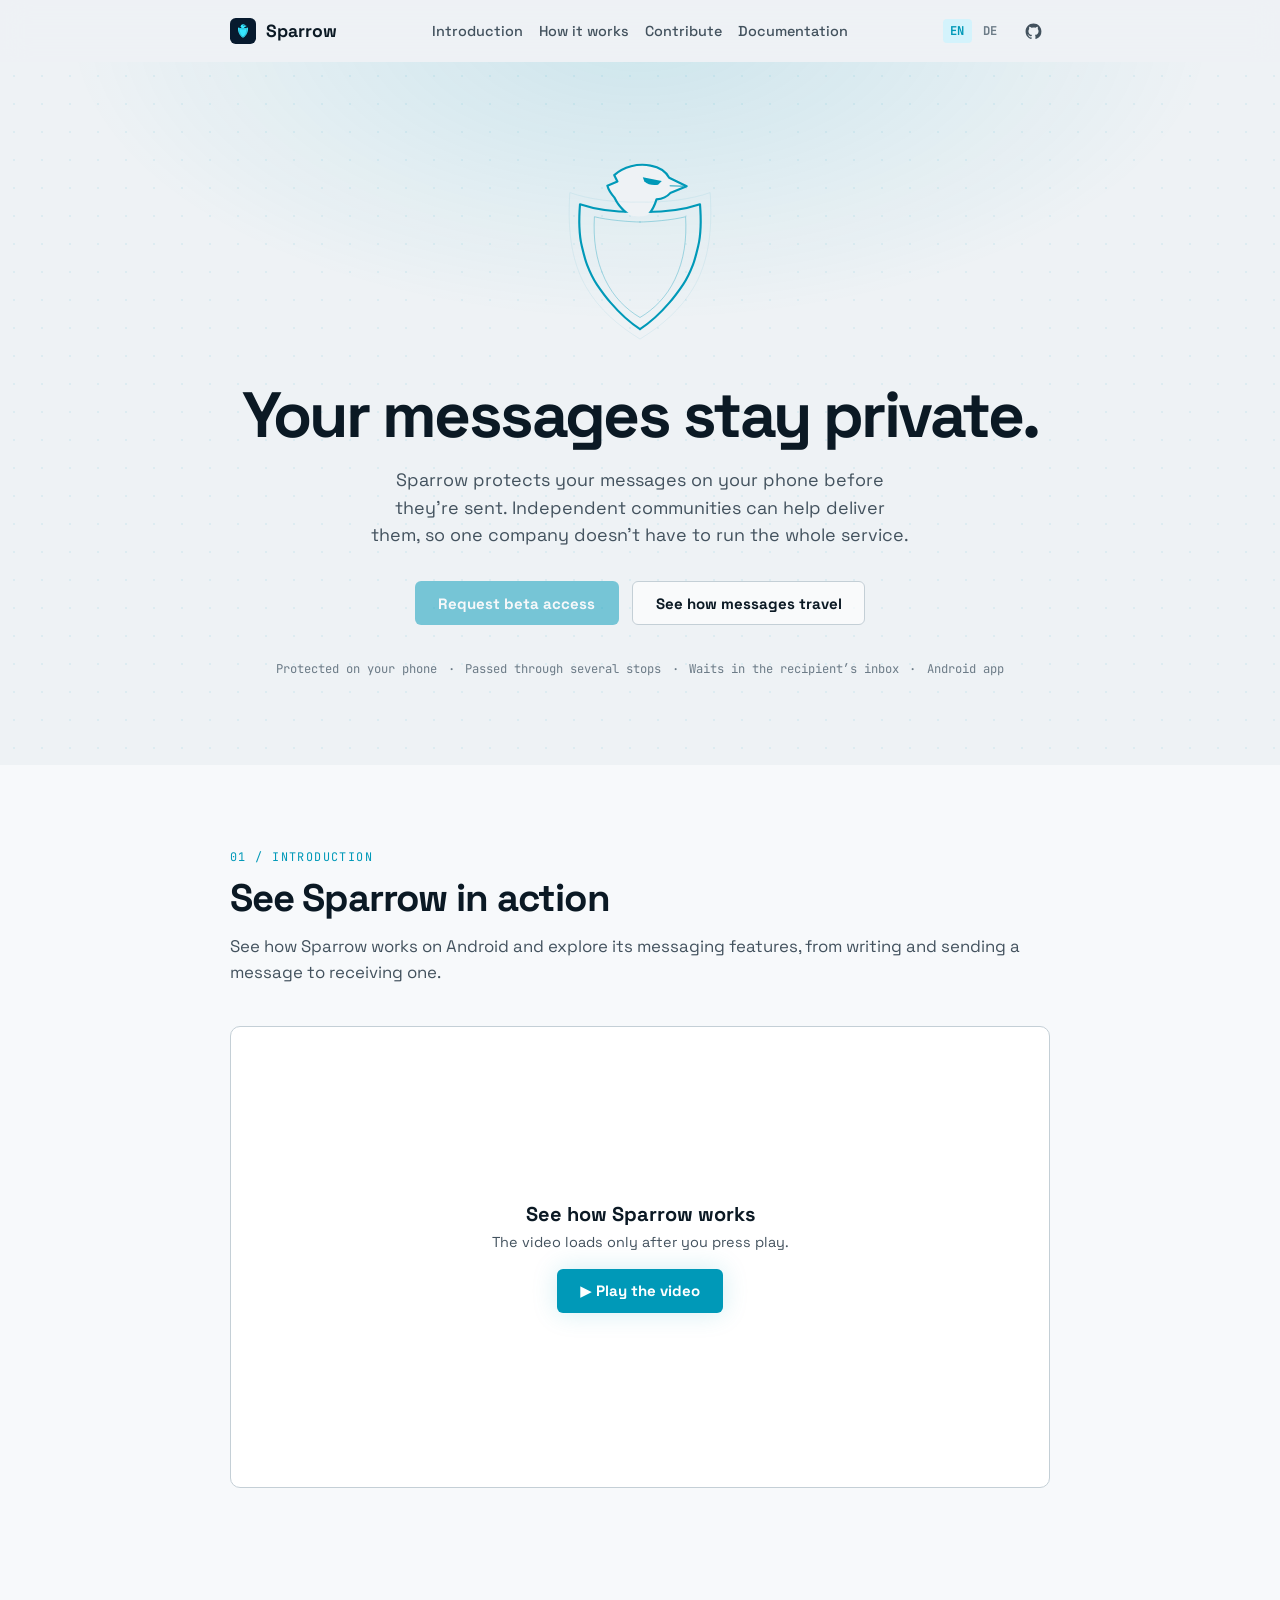
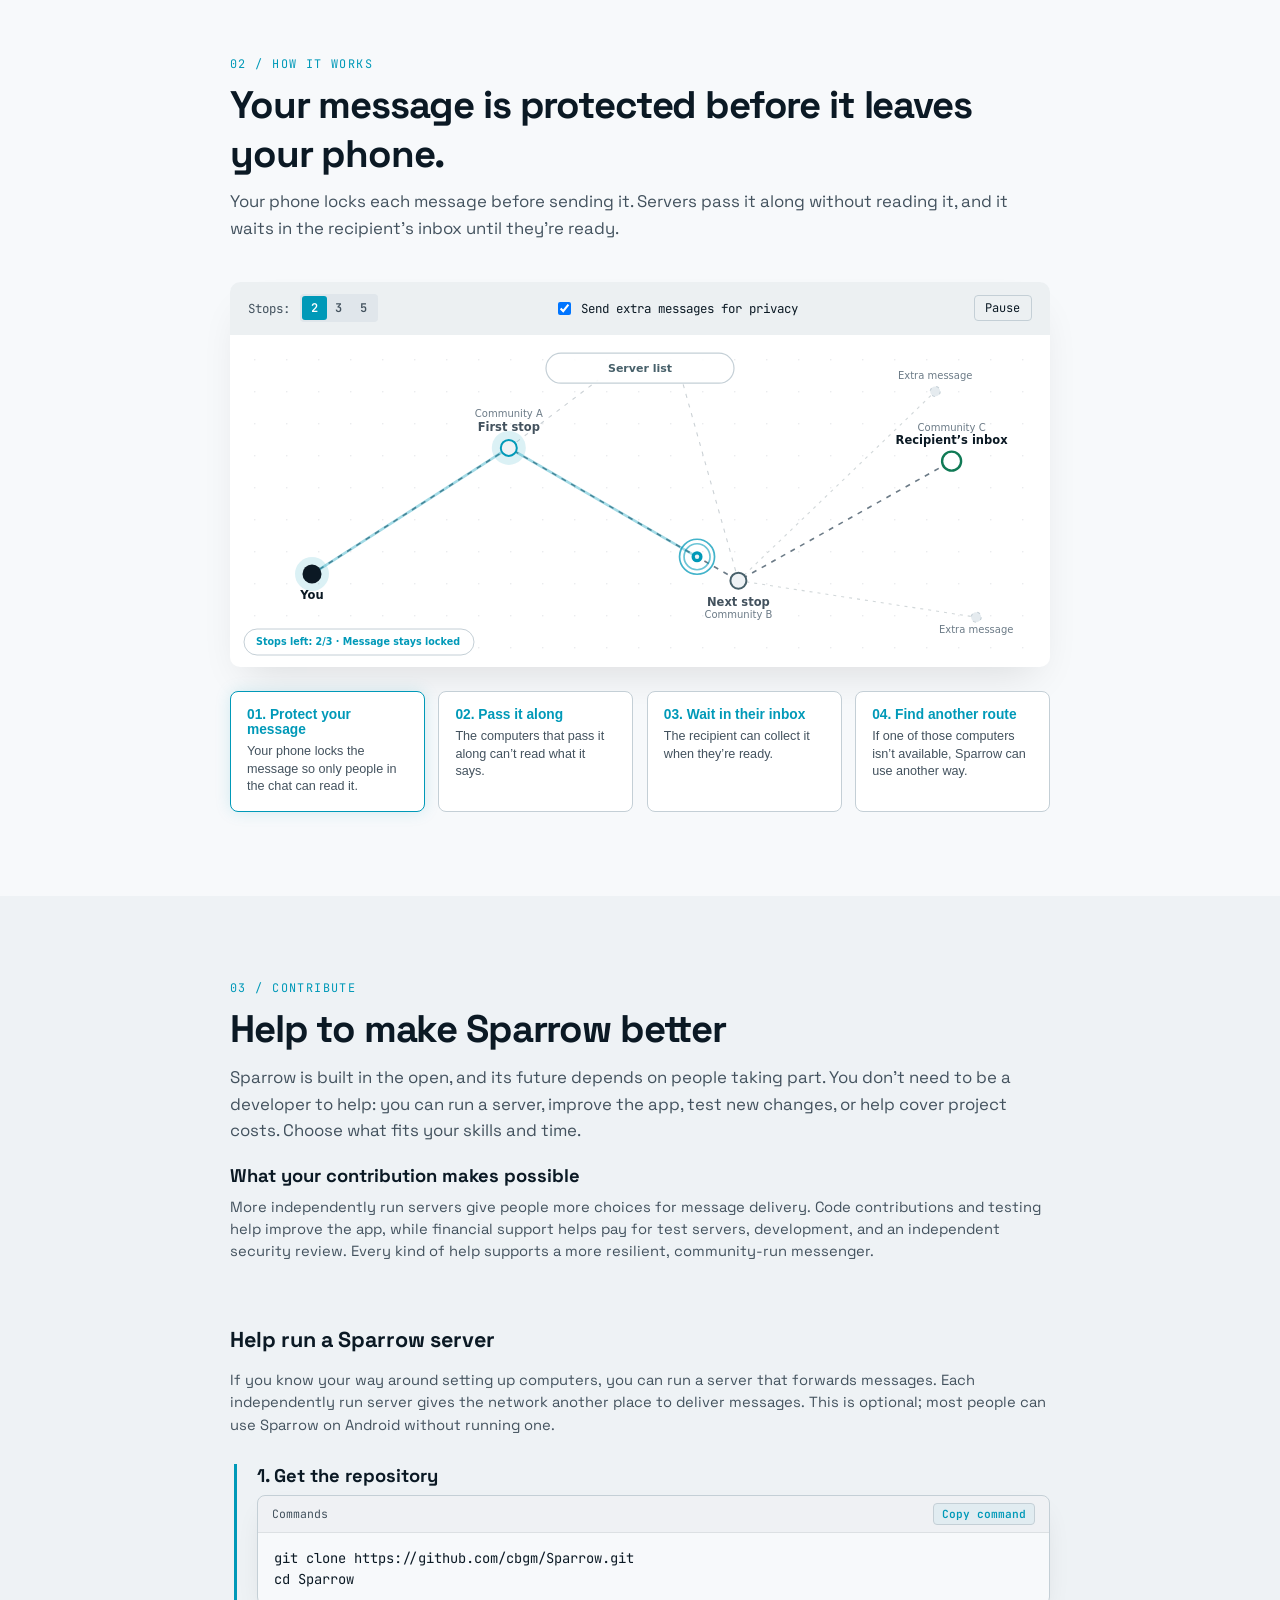
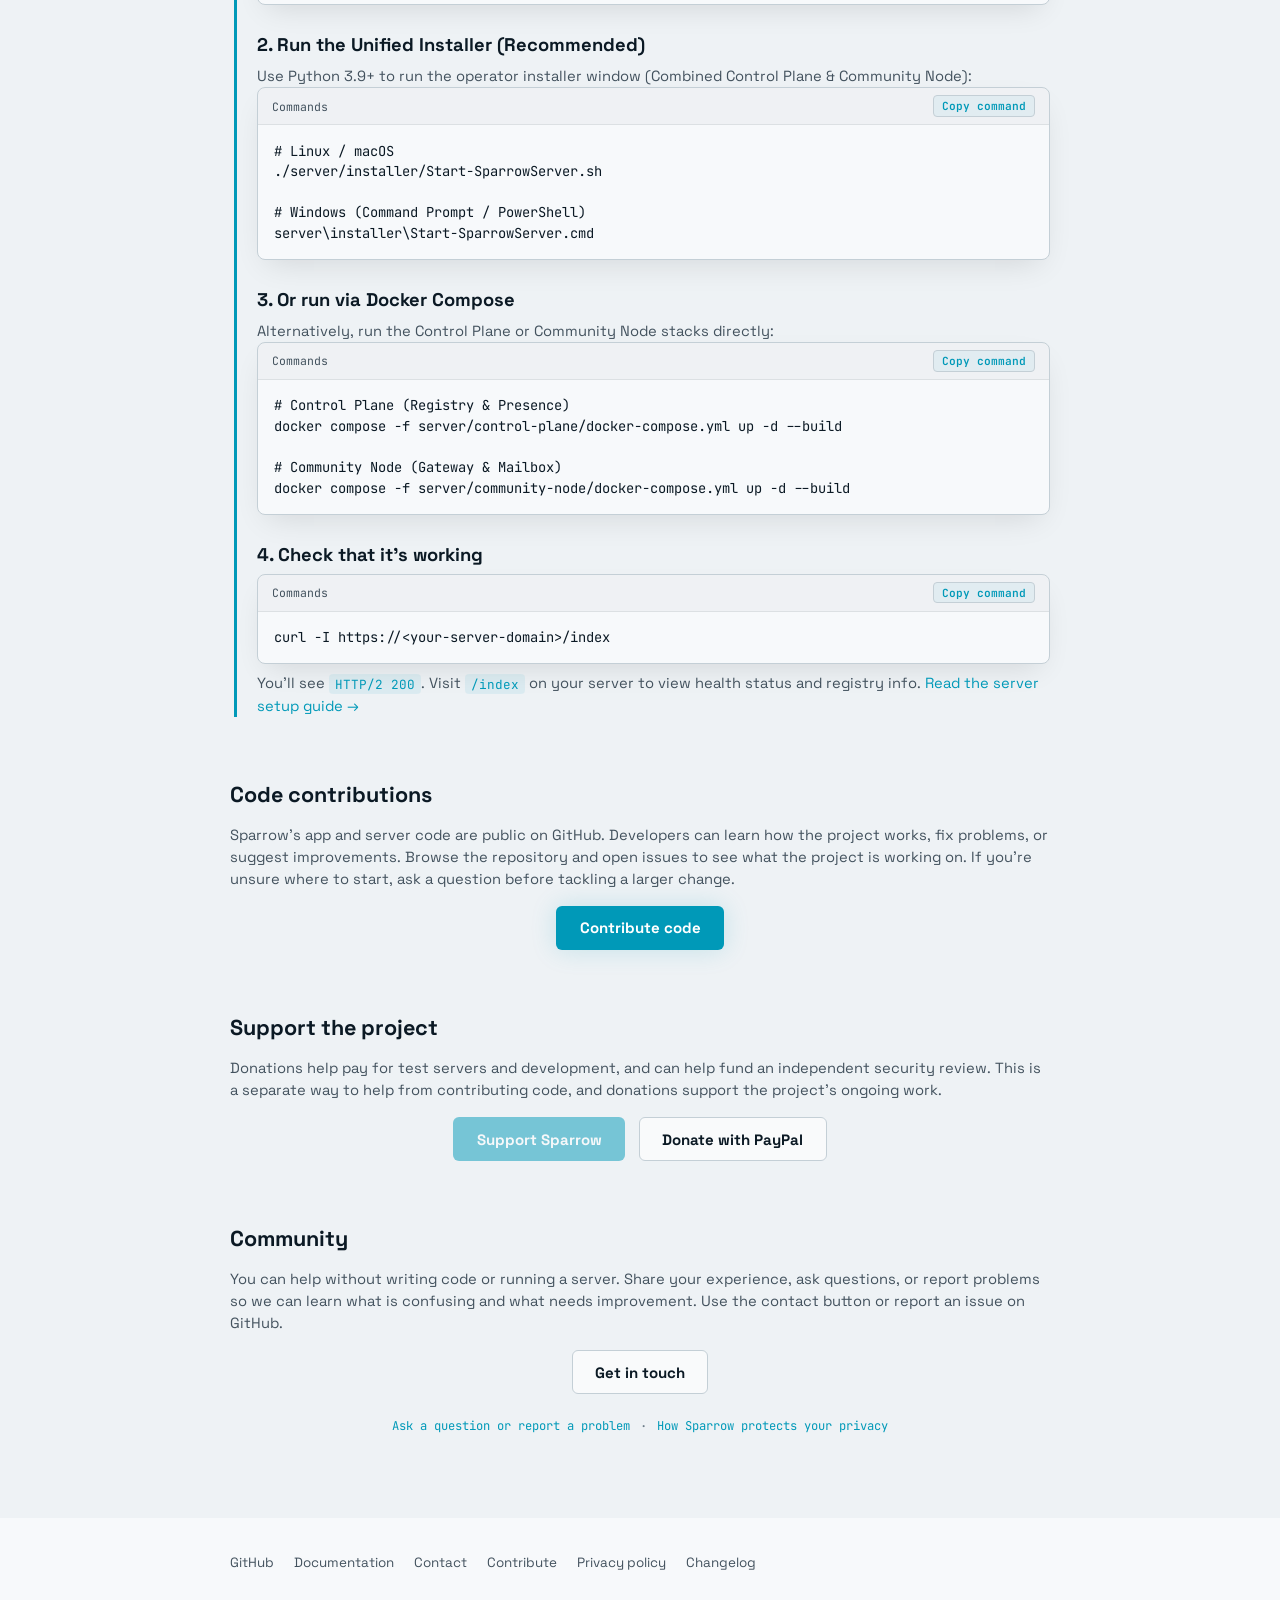
<file: index.html>
<!DOCTYPE html>
<html lang="en">
<head>
  <meta charset="UTF-8" />
  <meta name="viewport" content="width=device-width, initial-scale=1.0" />
  <title>Sparrow — Your messages stay private</title>
  <meta
    name="description"
    content="A private messenger for Android. Messages are protected on your phone and delivered by servers run by different communities."
  />
  <meta name="theme-color" content="#EEF2F5" />
  <link rel="icon" type="image/svg+xml" href="./assets/favicon.svg" />
  <link rel="preconnect" href="https://fonts.googleapis.com" />
  <link rel="preconnect" href="https://fonts.gstatic.com" crossorigin />
  <link href="https://fonts.googleapis.com/css2?family=JetBrains+Mono:wght@400;600;700&family=Space+Grotesk:wght@500;700&display=swap" rel="stylesheet" />
  <link rel="stylesheet" href="./assets/styles.css" />
</head>
<body>
  <header class="site-header">
    <div class="nav-inner">
      <a href="#top" class="brand" aria-label="Sparrow Home" data-i18n-aria-label="nav.home">
        <img src="./assets/favicon.svg" alt="" width="26" height="26" />
        <span>Sparrow</span>
      </a>

      <nav class="nav-links" aria-label="Main navigation" data-i18n-aria-label="nav.mainNavigation">
        <a href="#preview" data-i18n="nav.preview">Introduction</a>
        <a href="#how-it-works" data-i18n="nav.transport">How it works</a>
        <a href="#contribute" data-i18n="nav.contribute">Contribute</a>
        <a data-config-href="docsHomeUrl" target="_blank" rel="noopener noreferrer" data-i18n="nav.docs">Documentation</a>
      </nav>

      <div class="nav-actions">
        <div class="lang-toggle" role="group" aria-label="Language switch" data-i18n-aria-label="nav.languageSwitch">
          <button type="button" class="lang-btn" data-lang="en">EN</button>
          <button type="button" class="lang-btn" data-lang="de">DE</button>
        </div>

        <a
          class="icon-link"
          data-config-href="githubRepoUrl"
          target="_blank"
          rel="noopener noreferrer"
          aria-label="GitHub"
        >
          <svg width="19" height="19" viewBox="0 0 24 24" fill="currentColor" aria-hidden="true">
            <path d="M12 2C6.477 2 2 6.484 2 12.017c0 4.425 2.865 8.18 6.839 9.504.5.092.682-.217.682-.483 0-.237-.008-.868-.013-1.703-2.782.605-3.369-1.343-3.369-1.343-.454-1.158-1.11-1.466-1.11-1.466-.908-.62.069-.608.069-.608 1.003.07 1.53 1.032 1.53 1.032.892 1.53 2.341 1.088 2.91.832.092-.647.35-1.088.636-1.338-2.22-.253-4.555-1.113-4.555-4.951 0-1.093.39-1.988 1.029-2.688-.103-.253-.446-1.272.098-2.65 0 0 .84-.27 2.75 1.026A9.564 9.564 0 0112 6.844c.85.004 1.705.115 2.504.337 1.909-1.296 2.747-1.027 2.747-1.027.546 1.379.202 2.398.1 2.651.64.7 1.028 1.595 1.028 2.688 0 3.848-2.339 4.695-4.566 4.943.359.309.678.92.678 1.855 0 1.338-.012 2.419-.012 2.747 0 .268.18.58.688.482A10.019 10.019 0 0022 12.017C22 6.484 17.522 2 12 2z" />
          </svg>
        </a>
        <button
          type="button"
          class="menu-toggle"
          id="menu-toggle"
          aria-label="Toggle navigation"
          data-i18n-aria-label="nav.toggleNavigation"
          aria-controls="mobile-nav"
          aria-expanded="false"
        >
          <svg width="20" height="20" viewBox="0 0 24 24" fill="none" stroke="currentColor" stroke-width="2" stroke-linecap="round" aria-hidden="true">
            <path d="M4 6h16M4 12h16M4 18h16" />
          </svg>
        </button>
      </div>
    </div>

    <nav class="mobile-nav" id="mobile-nav" aria-label="Mobile navigation" data-i18n-aria-label="nav.mobileNavigation">
      <a href="#preview" data-i18n="nav.preview">Introduction</a>
      <a href="#how-it-works" data-i18n="nav.transport">How it works</a>
      <a href="#contribute" data-i18n="nav.contribute">Contribute</a>
      <a data-config-href="docsHomeUrl" target="_blank" rel="noopener noreferrer" data-i18n="nav.docs">Documentation</a>
    </nav>
  </header>

  <main id="top">
    <!-- BAND 1: HERO -->
    <section class="band band-base hero">
      <div class="container hero-center">
        <div class="logo-stage" id="logo-stage" role="button" tabindex="0" aria-label="Interactive Sparrow Logo" data-i18n-aria-label="hero.logoAria">
          <canvas id="sparrow-hero-canvas" width="240" height="240"></canvas>
        </div>

        <h1 data-i18n="hero.title">Your messages stay private.</h1>

        <p class="hero-sub" data-i18n="hero.subtitle">
          Sparrow protects your messages on your phone before they’re sent. Independent communities can help deliver them, so one company doesn’t have to run the whole service.
        </p>

        <div class="hero-actions">
          <button type="button" class="btn btn-primary" disabled data-i18n="hero.ctaBeta">
            Request beta access
          </button>
          <a class="btn btn-secondary" href="#how-it-works" data-i18n="hero.ctaHowItWorks">
            See how messages travel
          </a>
        </div>

        <div class="stack-bar">
          <span data-i18n="hero.stack.crypto">Protected on your phone</span>
          <span>·</span>
          <span data-i18n="hero.stack.onion">Passed through several stops</span>
          <span>·</span>
          <span data-i18n="hero.stack.mailboxes">Waits in the recipient’s inbox</span>
          <span>·</span>
          <span data-i18n="hero.stack.kotlin">Android app</span>
        </div>
      </div>
    </section>

    <!-- BAND 2: PRODUCT VIDEO -->
    <section class="band band-alt" id="preview">
      <div class="container">
        <div class="section-head">
          <span class="eyebrow" data-i18n="video.eyebrow">01 / Introduction</span>
          <h2 data-i18n="video.title">See Sparrow in action</h2>
          <p class="section-lead" data-i18n="video.lead">
            A quick look at how Sparrow works on Android. The video loads only when you choose to play it.
          </p>
        </div>

        <div class="video-frame" id="video-frame">
          <div class="video-poster" id="video-poster">
            <h3 data-i18n="video.posterTitle">See how Sparrow works</h3>
            <p data-i18n="video.posterSubtitle">A short look at Sparrow on Android. Press play when you’re ready.</p>
            <button type="button" class="btn btn-primary" id="load-video-btn" data-i18n="video.playBtn">
              ▶ Play the video
            </button>
          </div>
        </div>
      </div>
    </section>

    <!-- BAND 3: LIVE ONION DIAGRAM -->
    <section class="band band-alt" id="how-it-works">
      <div class="container">
        <div class="section-head">
          <span class="eyebrow" data-i18n="comm.eyebrow">02 / How it works</span>
          <h2 data-i18n="comm.title">How it works</h2>
          <p class="section-lead" data-i18n="comm.lead">
            Your phone locks each message before sending it. Servers pass it along without reading it, and it waits in the recipient’s inbox until they’re ready.
          </p>
        </div>

        <div class="diagram-wrap">
          <div class="diagram-bar">
            <div class="toolbar-group">
              <span data-i18n="comm.hopsLabel">Stops:</span>
              <div class="segmented" role="group" aria-label="Number of stops" data-i18n-aria-label="comm.relayHops">
                <button type="button" class="seg-btn active" data-hops="2">2</button>
                <button type="button" class="seg-btn" data-hops="3">3</button>
                <button type="button" class="seg-btn" data-hops="5">5</button>
              </div>
            </div>

            <label class="switch-label">
              <input type="checkbox" id="decoys-toggle" checked />
              <span data-i18n="comm.decoysLabel">Send extra messages for privacy</span>
            </label>

            <button type="button" class="btn-inline" id="onion-play-btn">Pause</button>
          </div>

          <canvas id="onion-canvas" width="840" height="340"></canvas>
        </div>

        <div class="step-row" id="comm-steps">
          <button type="button" class="step-card active" data-step="0">
            <strong data-i18n="comm.steps.0.title">01. Protect your message</strong>
            <span data-i18n="comm.steps.0.desc">Your phone locks the message so only people in the chat can read it.</span>
          </button>
          <button type="button" class="step-card" data-step="1">
            <strong data-i18n="comm.steps.1.title">02. Pass it along</strong>
            <span data-i18n="comm.steps.1.desc">The computers that pass it along can’t read what it says.</span>
          </button>
          <button type="button" class="step-card" data-step="2">
            <strong data-i18n="comm.steps.2.title">03. Wait in their inbox</strong>
            <span data-i18n="comm.steps.2.desc">The recipient can collect it when they’re ready.</span>
          </button>
          <button type="button" class="step-card" data-step="3">
            <strong data-i18n="comm.steps.3.title">04. Find another route</strong>
            <span data-i18n="comm.steps.3.desc">If one of those computers isn’t available, Sparrow can use another way.</span>
          </button>
        </div>
      </div>
    </section>
    <!-- BAND 4: CONTRIBUTIONS -->
    <section class="band band-base contribute-band" id="contribute">
      <div class="container contribute-center">
        <div class="section-head">
          <span class="eyebrow" data-i18n="contribute.eyebrow">03 / Contribute</span>
          <h2 data-i18n="contribute.title">Contribute to Sparrow</h2>
          <p class="section-lead" data-i18n="contribute.lead">
            Sparrow is built in the open, and its future depends on people taking part. You don’t need to be a developer to help: you can run a server, improve the app, test new changes, or help cover project costs. Choose what fits your skills and time.
          </p>
        </div>

        <div class="wb-step contribute-impact">
          <h3 data-i18n="contribute.impactTitle">What your contribution makes possible</h3>
          <p class="step-note" data-i18n="contribute.impactLead">
            More independently run servers give people more choices for message delivery. Code contributions and testing help improve the app, while financial support helps pay for test servers, development, and an independent security review. Every kind of help supports a more resilient, community-run messenger.
          </p>
        </div>

        <section class="contribute-subsection" id="contribute-server" aria-labelledby="contribute-server-title">
          <h3 id="contribute-server-title" data-i18n="hosting.title">Help run a Sparrow server</h3>
          <p class="step-note" data-i18n="hosting.lead">
            Running a server gives the network another independently operated place to pass messages. It takes a computer that can stay online and some comfort following setup instructions. It’s optional: most people can just use Sparrow on Android. The steps below walk through setup.
          </p>

          <div class="server-setup-steps">
            <div class="wb-step">
            <h4 data-i18n="hosting.step1Title">1. Get the repository</h4>
            <div class="terminal">
              <div class="terminal-top">
                <span data-i18n="hosting.terminal">Commands</span>
                <button type="button" class="copy-btn" data-copy="git clone https://github.com/cbgm/Sparrow.git && cd Sparrow" data-i18n="common.copy">Copy</button>
              </div>
              <pre><code>git clone https://github.com/cbgm/Sparrow.git
cd Sparrow</code></pre>
            </div>
            </div>

            <div class="wb-step">
            <h4 data-i18n="hosting.step2Title">2. Run the Unified Installer (Recommended)</h4>
            <p class="step-note" data-i18n="hosting.step2Desc">Use Python 3.9+ to run the operator installer window (Combined Control Plane & Community Node):</p>
            <div class="terminal">
              <div class="terminal-top">
                <span data-i18n="hosting.terminal">Commands</span>
                <button type="button" class="copy-btn" data-copy="./server/installer/Start-SparrowServer.sh" data-i18n="common.copy">Copy</button>
              </div>
              <pre><code># Linux / macOS
./server/installer/Start-SparrowServer.sh

# Windows (Command Prompt / PowerShell)
server\installer\Start-SparrowServer.cmd</code></pre>
            </div>
            </div>

            <div class="wb-step">
            <h4 data-i18n="hosting.step3Title">3. Or run via Docker Compose</h4>
            <p class="step-note" data-i18n="hosting.step3Desc">Alternatively, run the Control Plane or Community Node stacks directly:</p>
            <div class="terminal">
              <div class="terminal-top">
                <span data-i18n="hosting.terminal">Commands</span>
                <button type="button" class="copy-btn" data-copy="docker compose -f server/control-plane/docker-compose.yml up -d --build" data-i18n="common.copy">Copy</button>
              </div>
              <pre><code># Control Plane (Registry & Presence)
docker compose -f server/control-plane/docker-compose.yml up -d --build

# Community Node (Gateway & Mailbox)
docker compose -f server/community-node/docker-compose.yml up -d --build</code></pre>
            </div>
            </div>

            <div class="wb-step">
            <h4 data-i18n="hosting.step4Title">4. Check that it’s working</h4>
            <div class="terminal">
              <div class="terminal-top">
                <span data-i18n="hosting.terminal">Commands</span>
                <button type="button" class="copy-btn" data-copy="curl -I https://&lt;your-server-domain&gt;/index" data-i18n="common.copy">Copy</button>
              </div>
              <pre><code>curl -I https://&lt;your-server-domain&gt;/index</code></pre>
            </div>
            <p class="step-note">
              <span data-i18n="hosting.step4NoteBefore">You’ll see </span><code>HTTP/2 200</code><span data-i18n="hosting.step4NoteAfter">. Visit </span><code>/index</code><span data-i18n="hosting.step4NoteEnd"> on your server to view health status and registry info. </span>
              <a data-config-href="docsServerHostingUrl" target="_blank" rel="noopener noreferrer" data-i18n="hosting.docsLink">Read the server setup guide →</a>
            </p>
            </div>
          </div>
        </section>

        <section class="contribute-subsection" id="contribute-code" aria-labelledby="contribute-code-title">
          <h3 id="contribute-code-title" data-i18n="contribute.developersTitle">Code contributions</h3>
          <p class="step-note" data-i18n="contribute.developersLead">
            Sparrow’s app and server code are public on GitHub. Developers can learn how the project works, fix problems, or suggest improvements. Browse the repository and open issues to see what the project is working on. If you’re unsure where to start, ask a question before tackling a larger change.
          </p>
          <div class="hero-actions" style="margin-top: 1rem;">
            <a class="btn btn-primary" data-config-href="githubRepoUrl" target="_blank" rel="noopener noreferrer" data-i18n="contribute.actions.contributeCode">
              Contribute code
            </a>
          </div>
        </section>

        <section class="contribute-subsection" id="contribute-support" aria-labelledby="contribute-support-title">
          <h3 id="contribute-support-title" data-i18n="contribute.supportTitle">Support the project</h3>
          <p class="step-note" data-i18n="contribute.supportLead">
            Donations help pay for test servers and development, and can help fund an independent security review. This is a separate way to help from contributing code, and donations support the project’s ongoing work.
          </p>
          <div class="hero-actions" style="margin-top: 1rem;">
            <a class="btn btn-primary" data-placeholder="supporter" aria-disabled="true" tabindex="-1" data-i18n="contribute.actions.sponsor">
              Support Sparrow
            </a>
            <a class="btn btn-secondary" data-config-href="paypalUrl" data-i18n="contribute.actions.donation">
              Donate with PayPal
            </a>
          </div>
        </section>

        <section class="contribute-subsection" id="contribute-community" aria-labelledby="contribute-community-title">
          <h3 id="contribute-community-title" data-i18n="contribute.communityTitle">Community</h3>
          <p class="step-note" data-i18n="contribute.communityLead">
            You can help without writing code or running a server. Share your experience, ask questions, or report problems so we can learn what is confusing and what needs improvement. Use the contact button or report an issue on GitHub.
          </p>
          <div class="hero-actions" style="margin-top: 1rem; margin-bottom: 1.5rem;">
            <a href="#contact-placeholder" class="btn btn-secondary" data-placeholder="contact" data-i18n="contribute.actions.contact">
              Get in touch
            </a>
          </div>
        </section>

        <div class="stack-bar">
          <a data-config-href="githubIssuesUrl" target="_blank" rel="noopener noreferrer" data-i18n="contribute.links.reportIssues">Ask a question or report a problem</a>
          <span>·</span>
          <a data-config-href="docsWhySparrowUrl" target="_blank" rel="noopener noreferrer" data-i18n="contribute.links.security">How Sparrow protects your privacy</a>
        </div>
      </div>
    </section>
  </main>

  <footer class="site-footer">
    <div class="container footer-inner">
      <div class="footer-links">
        <a data-config-href="githubRepoUrl" target="_blank" rel="noopener noreferrer">GitHub</a>
        <a data-config-href="docsHomeUrl" target="_blank" rel="noopener noreferrer" data-i18n="nav.docs">Documentation</a>
        <a href="#contribute-community" data-i18n="footer.contact">Contact</a>
        <a href="#contribute" data-i18n="nav.contribute">Contribute</a>
        <a href="./pages/privacy.html" data-i18n="footer.privacy">Privacy policy</a>
        <a href="./pages/changelog.html" data-i18n="footer.changelog">Changelog</a>
      </div>
    </div>
  </footer>

  <div class="modal-backdrop" id="placeholder-modal" role="dialog" aria-modal="true" aria-labelledby="modal-title">
    <div class="modal-card">
      <h3 id="modal-title">Placeholder</h3>
      <p id="modal-body"></p>
      <div class="modal-actions">
        <a id="modal-secondary-link" class="btn btn-secondary btn-sm" target="_blank" rel="noopener noreferrer" style="display: none;"></a>
        <button type="button" class="btn btn-secondary btn-sm" id="modal-copy-email" data-i18n="modal.copyEmail" style="display: none;">Copy email</button>
        <button type="button" class="btn btn-primary btn-sm" id="modal-close-btn" data-i18n="modal.close">Close</button>
      </div>
    </div>
  </div>

  <script type="module" src="./scripts/app.js"></script>
</body>
</html>
</file>
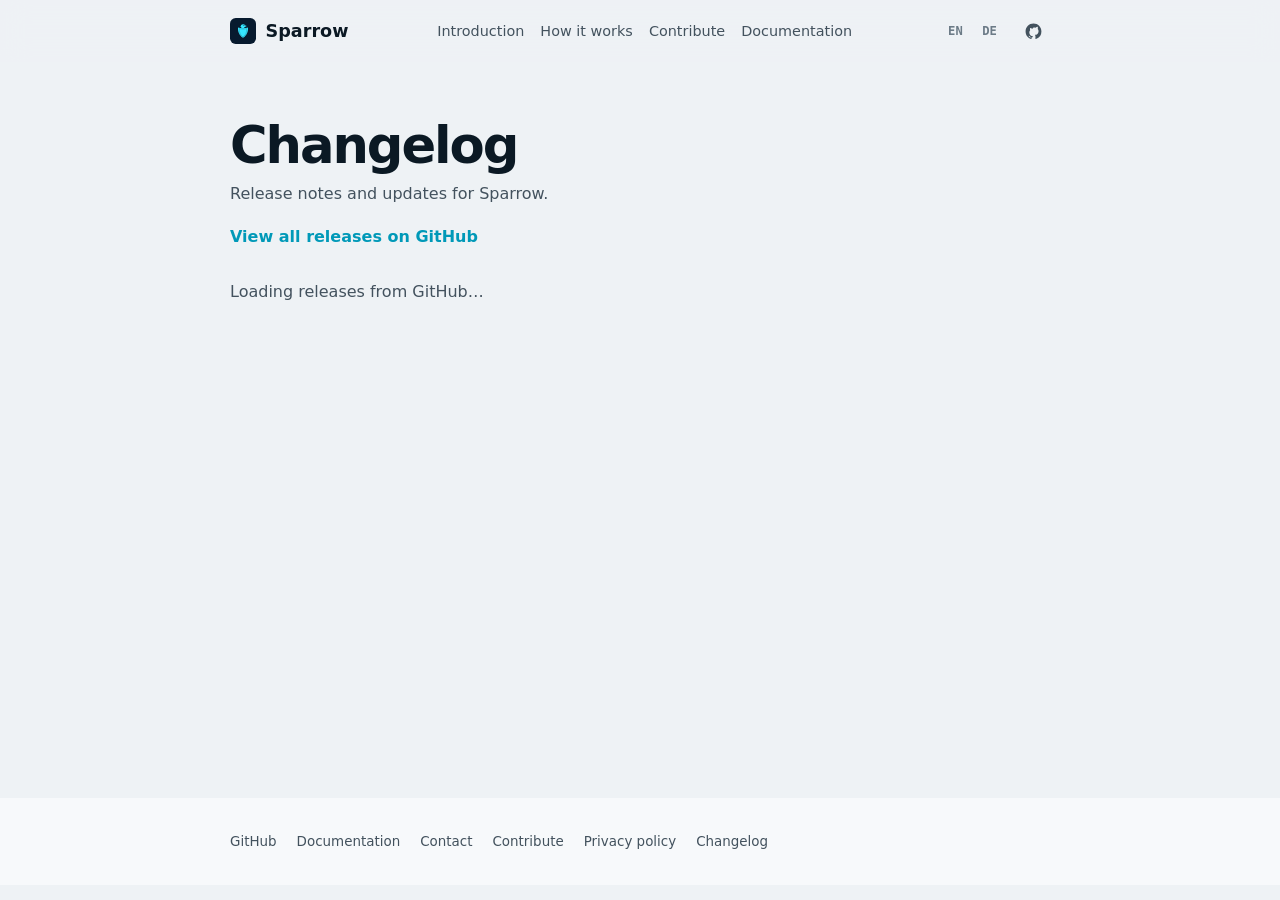
<file: changelog.html>
<!DOCTYPE html>
<html lang="en">
<head>
  <meta charset="UTF-8" />
  <meta name="viewport" content="width=device-width, initial-scale=1.0" />
  <meta http-equiv="refresh" content="0; url=./pages/changelog.html" />
  <link rel="canonical" href="https://sparrow-messenger.github.io/pages/changelog.html" />
  <title>Changelog — Sparrow</title>
</head>
<body>
  <p>The changelog has moved to <a href="./pages/changelog.html">its new page</a>.</p>
</body>
</html>
</file>
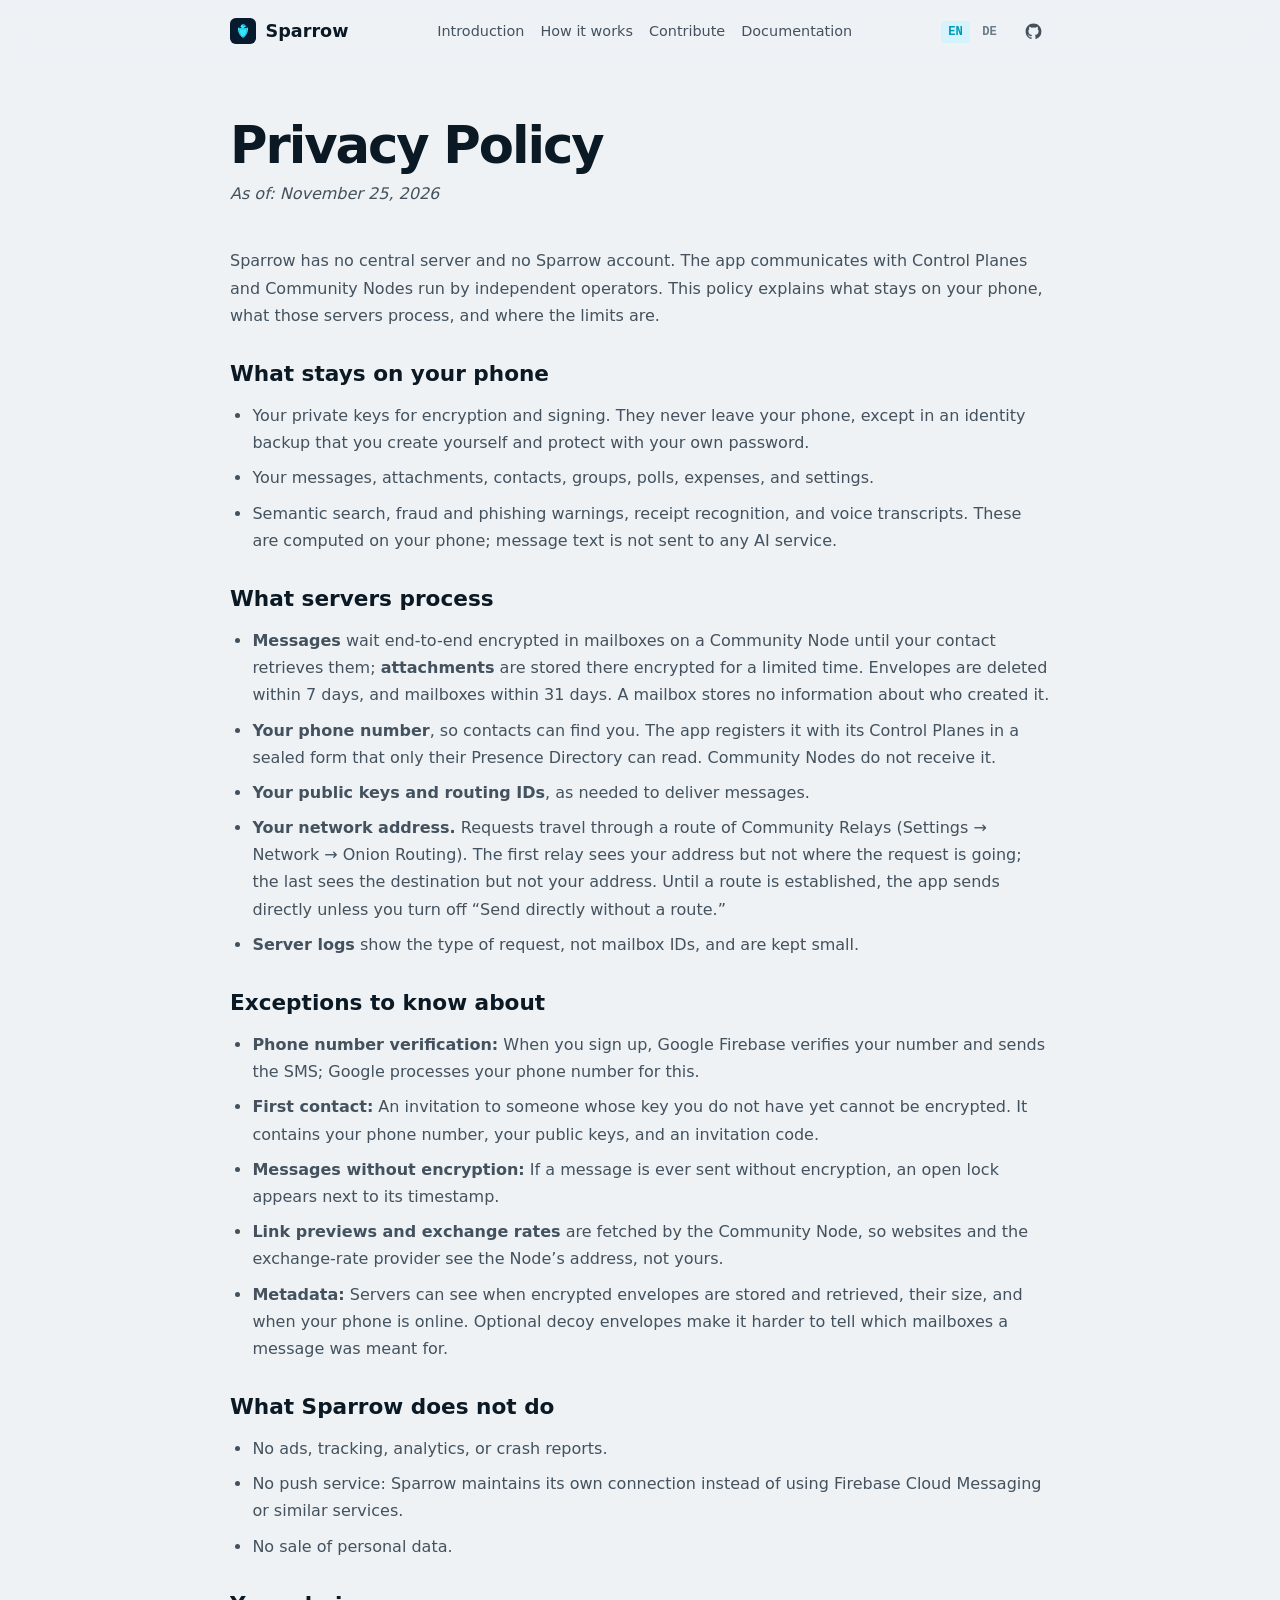
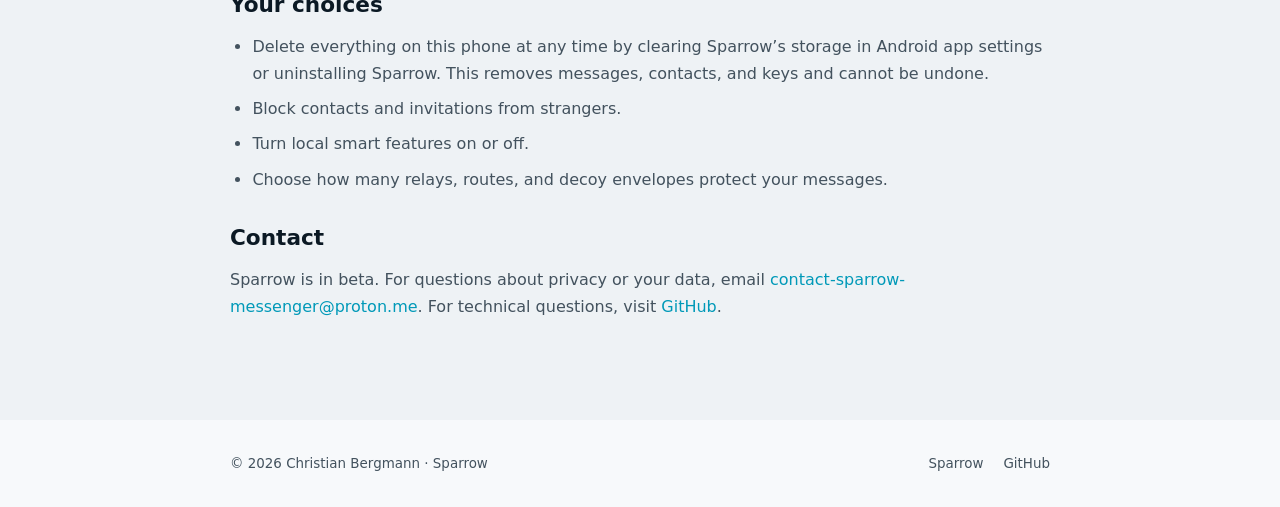
<file: privacy.html>
<!DOCTYPE html>
<html lang="en">
<head>
  <meta charset="UTF-8" />
  <meta name="viewport" content="width=device-width, initial-scale=1.0" />
  <title>Privacy Policy — Sparrow</title>
  <meta
    name="description"
    content="Sparrow Privacy Policy: what stays on your phone, what servers process, and what choices you have."
  />
  <meta name="theme-color" content="#EEF2F5" />
  <link rel="icon" type="image/svg+xml" href="./favicon.svg" />
  <link rel="stylesheet" href="./styles.css" />
</head>
<body>
  <header class="site-header">
    <div class="nav-inner">
      <a href="./index.html" class="brand" aria-label="Sparrow Home" data-policy-en="Sparrow Home" data-policy-de="Sparrow-Startseite">
        <img src="./favicon.svg" alt="" width="26" height="26" />
        <span>Sparrow</span>
      </a>

      <nav class="nav-links" aria-label="Main navigation" data-policy-en="Main navigation" data-policy-de="Hauptnavigation">
        <a href="./index.html#preview" data-policy-en="Introduction" data-policy-de="Einführung">Introduction</a>
        <a href="./index.html#how-it-works" data-policy-en="How it works" data-policy-de="So funktioniert’s">How it works</a>
        <a href="./index.html#contribute" data-policy-en="Contribute" data-policy-de="Beitragen">Contribute</a>
        <a href="https://cbgm.github.io/Sparrow/" target="_blank" rel="noopener noreferrer" data-policy-en="Documentation" data-policy-de="Dokumentation">Documentation</a>
      </nav>

      <div class="nav-actions">
        <div class="lang-toggle" role="group" aria-label="Language switch" data-policy-en="Language switch" data-policy-de="Sprachauswahl">
          <button type="button" class="lang-btn" data-policy-language="en" aria-pressed="false">EN</button>
          <button type="button" class="lang-btn" data-policy-language="de" aria-pressed="false">DE</button>
        </div>
        <a
          class="icon-link"
          href="https://github.com/cbgm/Sparrow"
          target="_blank"
          rel="noopener noreferrer"
          aria-label="GitHub"
        >
          <svg width="19" height="19" viewBox="0 0 24 24" fill="currentColor" aria-hidden="true">
            <path d="M12 2C6.477 2 2 6.484 2 12.017c0 4.425 2.865 8.18 6.839 9.504.5.092.682-.217.682-.483 0-.237-.008-.868-.013-1.703-2.782.605-3.369-1.343-3.369-1.343-.454-1.158-1.11-1.466-1.11-1.466-.908-.62.069-.608.069-.608 1.003.07 1.53 1.032 1.53 1.032.892 1.53 2.341 1.088 2.91.832.092-.647.35-1.088.636-1.338-2.22-.253-4.555-1.113-4.555-4.951 0-1.093.39-1.988 1.029-2.688-.103-.253-.446-1.272.098-2.65 0 0 .84-.27 2.75 1.026A9.564 9.564 0 0112 6.844c.85.004 1.705.115 2.504.337 1.909-1.296 2.747-1.027 2.747-1.027.546 1.379.202 2.398.1 2.651.64.7 1.028 1.595 1.028 2.688 0 3.848-2.339 4.695-4.566 4.943.359.309.678.92.678 1.855 0 1.338-.012 2.419-.012 2.747 0 .268.18.58.688.482A10.019 10.019 0 0022 12.017C22 6.484 17.522 2 12 2z" />
          </svg>
        </a>
        <button
          type="button"
          class="menu-toggle"
          id="menu-toggle"
          aria-label="Toggle navigation"
          data-policy-en="Toggle navigation"
          data-policy-de="Navigation umschalten"
          aria-controls="mobile-nav"
          aria-expanded="false"
        >
          <svg width="20" height="20" viewBox="0 0 24 24" fill="none" stroke="currentColor" stroke-width="2" stroke-linecap="round" aria-hidden="true">
            <path d="M4 6h16M4 12h16M4 18h16" />
          </svg>
        </button>
      </div>
    </div>
    <nav class="mobile-nav" id="mobile-nav" aria-label="Mobile navigation" data-policy-en="Mobile navigation" data-policy-de="Mobile Navigation">
      <a href="./index.html#preview" data-policy-en="Introduction" data-policy-de="Einführung">Introduction</a>
      <a href="./index.html#how-it-works" data-policy-en="How it works" data-policy-de="So funktioniert’s">How it works</a>
      <a href="./index.html#contribute" data-policy-en="Contribute" data-policy-de="Beitragen">Contribute</a>
      <a href="https://cbgm.github.io/Sparrow/" target="_blank" rel="noopener noreferrer" data-policy-en="Documentation" data-policy-de="Dokumentation">Documentation</a>
    </nav>
  </header>

  <main class="band band-base policy-band">
    <article class="container policy-content" data-policy-content="en">
      <h1>Privacy Policy</h1>
      <p class="policy-date"><em>As of: November 25, 2026</em></p>

      <p>Sparrow has no central server and no Sparrow account. The app communicates with Control Planes and Community Nodes run by independent operators. This policy explains what stays on your phone, what those servers process, and where the limits are.</p>

      <h2>What stays on your phone</h2>
      <ul>
        <li>Your private keys for encryption and signing. They never leave your phone, except in an identity backup that you create yourself and protect with your own password.</li>
        <li>Your messages, attachments, contacts, groups, polls, expenses, and settings.</li>
        <li>Semantic search, fraud and phishing warnings, receipt recognition, and voice transcripts. These are computed on your phone; message text is not sent to any AI service.</li>
      </ul>

      <h2>What servers process</h2>
      <ul>
        <li><strong>Messages</strong> wait end-to-end encrypted in mailboxes on a Community Node until your contact retrieves them; <strong>attachments</strong> are stored there encrypted for a limited time. Envelopes are deleted within 7 days, and mailboxes within 31 days. A mailbox stores no information about who created it.</li>
        <li><strong>Your phone number</strong>, so contacts can find you. The app registers it with its Control Planes in a sealed form that only their Presence Directory can read. Community Nodes do not receive it.</li>
        <li><strong>Your public keys and routing IDs</strong>, as needed to deliver messages.</li>
        <li><strong>Your network address.</strong> Requests travel through a route of Community Relays (Settings → Network → Onion Routing). The first relay sees your address but not where the request is going; the last sees the destination but not your address. Until a route is established, the app sends directly unless you turn off “Send directly without a route.”</li>
        <li><strong>Server logs</strong> show the type of request, not mailbox IDs, and are kept small.</li>
      </ul>

      <h2>Exceptions to know about</h2>
      <ul>
        <li><strong>Phone number verification:</strong> When you sign up, Google Firebase verifies your number and sends the SMS; Google processes your phone number for this.</li>
        <li><strong>First contact:</strong> An invitation to someone whose key you do not have yet cannot be encrypted. It contains your phone number, your public keys, and an invitation code.</li>
        <li><strong>Messages without encryption:</strong> If a message is ever sent without encryption, an open lock appears next to its timestamp.</li>
        <li><strong>Link previews and exchange rates</strong> are fetched by the Community Node, so websites and the exchange-rate provider see the Node’s address, not yours.</li>
        <li><strong>Metadata:</strong> Servers can see when encrypted envelopes are stored and retrieved, their size, and when your phone is online. Optional decoy envelopes make it harder to tell which mailboxes a message was meant for.</li>
      </ul>

      <h2>What Sparrow does not do</h2>
      <ul>
        <li>No ads, tracking, analytics, or crash reports.</li>
        <li>No push service: Sparrow maintains its own connection instead of using Firebase Cloud Messaging or similar services.</li>
        <li>No sale of personal data.</li>
      </ul>

      <h2>Your choices</h2>
      <ul>
        <li>Delete everything on this phone at any time by clearing Sparrow’s storage in Android app settings or uninstalling Sparrow. This removes messages, contacts, and keys and cannot be undone.</li>
        <li>Block contacts and invitations from strangers.</li>
        <li>Turn local smart features on or off.</li>
        <li>Choose how many relays, routes, and decoy envelopes protect your messages.</li>
      </ul>

      <h2>Contact</h2>
      <p>Sparrow is in beta. For questions about privacy or your data, email <a href="mailto:contact-sparrow-messenger@proton.me">contact-sparrow-messenger@proton.me</a>. For technical questions, visit <a href="https://github.com/cbgm/Sparrow">GitHub</a>.</p>
    </article>

    <article class="container policy-content" data-policy-content="de" hidden>
      <h1>Datenschutzerklärung</h1>
      <p class="policy-date"><em>Stand: 25. November 2026</em></p>

      <p>Sparrow hat keinen zentralen Server und kein Sparrow-Konto. Die App spricht mit Control Planes und Community Nodes, die unabhängige Betreiber betreiben. Diese Erklärung beschreibt, was auf deinem Handy bleibt, was diese Server verarbeiten und wo die Grenzen liegen.</p>

      <h2>Was auf deinem Handy bleibt</h2>
      <ul>
        <li>Deine privaten Schlüssel zum Verschlüsseln und Signieren. Sie verlassen das Handy nie, außer in einer Identitätssicherung, die du selbst erstellst und mit deinem eigenen Passwort schützt.</li>
        <li>Deine Nachrichten, Anhänge, Kontakte, Gruppen, Umfragen, Ausgaben und Einstellungen.</li>
        <li>Suche nach Bedeutung, Warnungen vor Betrug und Phishing, Belegerkennung und Sprachtranskripte. Sie werden auf deinem Handy berechnet; Nachrichtentext geht an keinen KI-Dienst.</li>
      </ul>

      <h2>Was die Server verarbeiten</h2>
      <ul>
        <li><strong>Nachrichten</strong> warten Ende-zu-Ende-verschlüsselt in Postfächern auf einem Community Node, bis dein Kontakt sie abholt; <strong>Anhänge</strong> liegen dort verschlüsselt für begrenzte Zeit. Umschläge werden nach höchstens 7 Tagen gelöscht, Postfächer nach höchstens 31 Tagen. Ein Postfach speichert nichts darüber, wer es angelegt hat.</li>
        <li><strong>Deine Telefonnummer</strong>, damit Kontakte dich finden. Die App meldet sie bei ihren Control Planes an, so versiegelt, dass nur deren Presence Directory sie lesen kann. Community Nodes erfahren sie nicht.</li>
        <li><strong>Deine öffentlichen Schlüssel und Routing-IDs</strong>, soweit die Zustellung sie braucht.</li>
        <li><strong>Deine Netzwerkadresse.</strong> Anfragen laufen über eine Route aus Community-Relays (Einstellungen → Netzwerk → Onion-Routing). Das erste Relay sieht deine Adresse, aber nicht, wohin die Anfrage geht; das letzte sieht das Ziel, aber nicht deine Adresse. Solange keine Route steht, sendet die App direkt, außer du schaltest „Ohne Route direkt senden“ aus.</li>
        <li><strong>Server-Logs</strong> zeigen die Art der Anfrage, keine Postfach-IDs, und bleiben klein.</li>
      </ul>

      <h2>Ausnahmen, die du kennen solltest</h2>
      <ul>
        <li><strong>Telefonnummer bestätigen:</strong> Bei der Anmeldung prüft Google Firebase deine Nummer und schickt die SMS; Google verarbeitet dafür deine Telefonnummer.</li>
        <li><strong>Erster Kontakt:</strong> Eine Einladung an jemanden, dessen Schlüssel du noch nicht hast, kann nicht verschlüsselt werden. Sie enthält deine Telefonnummer, deine öffentlichen Schlüssel und einen Einladungscode.</li>
        <li><strong>Nachrichten ohne Verschlüsselung:</strong> Falls eine Nachricht je ohne Verschlüsselung gesendet wird, steht ein offenes Schloss neben ihrer Uhrzeit.</li>
        <li><strong>Linkvorschauen und Wechselkurse</strong> holt der Community Node, daher sehen Webseiten und der Kursanbieter die Adresse des Nodes, nicht deine.</li>
        <li><strong>Metadaten:</strong> Server sehen, wann verschlüsselte Umschläge abgelegt und abgeholt werden, wie groß sie sind und wann dein Handy online ist. Optionale Tarnumschläge erschweren zu erkennen, für welche Postfächer eine Nachricht war.</li>
      </ul>

      <h2>Was Sparrow nicht tut</h2>
      <ul>
        <li>Keine Werbung, kein Tracking, keine Analysen und keine Absturzberichte.</li>
        <li>Kein Push-Dienst: Sparrow hält seine eigene Verbindung, statt Firebase Cloud Messaging oder Ähnliches zu nutzen.</li>
        <li>Kein Verkauf persönlicher Daten.</li>
      </ul>

      <h2>Deine Möglichkeiten</h2>
      <ul>
        <li>Lösche jederzeit alles auf diesem Handy, indem du den Speicher von Sparrow in den Android-App-Einstellungen leerst oder Sparrow deinstallierst. Das entfernt Nachrichten, Kontakte und Schlüssel und lässt sich nicht rückgängig machen.</li>
        <li>Blockiere Kontakte und Einladungen von Unbekannten.</li>
        <li>Schalte die lokalen intelligenten Funktionen ein oder aus.</li>
        <li>Wähle, wie viele Relays, Routen und Tarnumschläge deine Nachrichten schützen.</li>
      </ul>

      <h2>Kontakt</h2>
      <p>Sparrow ist in der Beta. Fragen zum Datenschutz oder zu deinen Daten? Schreib an <a href="mailto:contact-sparrow-messenger@proton.me">contact-sparrow-messenger@proton.me</a>. Technische Fragen kannst du auch auf <a href="https://github.com/cbgm/Sparrow">GitHub</a> stellen.</p>
    </article>
  </main>

  <footer class="site-footer">
    <div class="container footer-inner">
      <span>© 2026 Christian Bergmann · Sparrow</span>
      <div class="footer-links">
        <a href="./index.html">Sparrow</a>
        <a href="https://github.com/cbgm/Sparrow">GitHub</a>
      </div>
    </div>
  </footer>
  <script>
    const languageKey = "sparrow_lang";
    const supportedLanguages = ["en", "de"];
    const savedLanguage = localStorage.getItem(languageKey);
    const initialLanguage = supportedLanguages.includes(savedLanguage)
      ? savedLanguage
      : navigator.language.toLowerCase().startsWith("de")
        ? "de"
        : "en";

    function setPolicyLanguage(language) {
      document.documentElement.lang = language;
      document.title = language === "de" ? "Datenschutzerklärung — Sparrow" : "Privacy Policy — Sparrow";
      document.querySelectorAll("[data-policy-content]").forEach((content) => {
        content.hidden = content.dataset.policyContent !== language;
      });
      document.querySelectorAll("[data-policy-language]").forEach((button) => {
        const selected = button.dataset.policyLanguage === language;
        button.classList.toggle("active", selected);
        button.setAttribute("aria-pressed", String(selected));
      });
      document.querySelectorAll("[data-policy-en][data-policy-de]").forEach((element) => {
        const label = element.dataset[`policy${language === "de" ? "De" : "En"}`];
        if (element.matches("a") && !element.classList.contains("brand")) {
          element.textContent = label;
        } else {
          element.setAttribute("aria-label", label);
        }
      });
      const description = language === "de"
        ? "Datenschutzerklärung von Sparrow: Was auf deinem Handy bleibt, was Server verarbeiten und welche Möglichkeiten du hast."
        : "Sparrow Privacy Policy: what stays on your phone, what servers process, and what choices you have.";
      document.querySelector('meta[name="description"]').setAttribute("content", description);
      localStorage.setItem(languageKey, language);
    }

    document.querySelectorAll("[data-policy-language]").forEach((button) => {
      button.addEventListener("click", () => setPolicyLanguage(button.dataset.policyLanguage));
    });

    const menuToggle = document.getElementById("menu-toggle");
    const mobileNav = document.getElementById("mobile-nav");
    menuToggle.addEventListener("click", () => {
      const isOpen = mobileNav.classList.toggle("open");
      menuToggle.setAttribute("aria-expanded", String(isOpen));
    });
    mobileNav.querySelectorAll("a").forEach((link) => {
      link.addEventListener("click", () => {
        mobileNav.classList.remove("open");
        menuToggle.setAttribute("aria-expanded", "false");
      });
    });

    setPolicyLanguage(initialLanguage);
  </script>
</body>
</html>
</file>
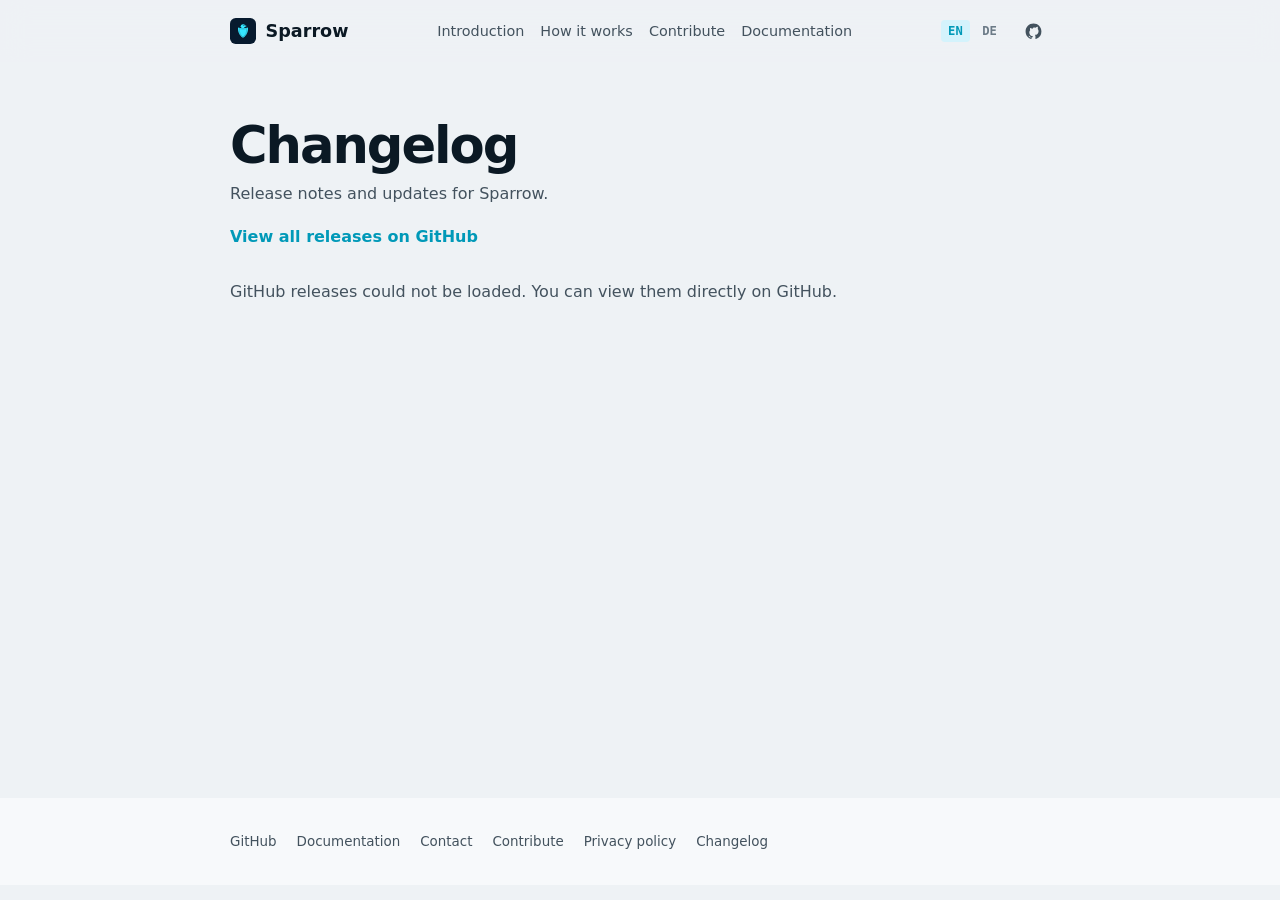
<file: pages/changelog.html>
<!DOCTYPE html>
<html lang="en">
<head>
  <meta charset="UTF-8" />
  <meta name="viewport" content="width=device-width, initial-scale=1.0" />
  <title>Changelog — Sparrow</title>
  <meta name="description" content="Release notes and updates for Sparrow." />
  <meta name="theme-color" content="#EEF2F5" />
  <link rel="icon" type="image/svg+xml" href="../assets/favicon.svg" />
  <link rel="stylesheet" href="../assets/styles.css" />
</head>
<body>
  <header class="site-header">
    <div class="nav-inner">
      <a href="../" class="brand" aria-label="Sparrow Home" data-i18n-aria-label="nav.home">
        <img src="../assets/favicon.svg" alt="" width="26" height="26" />
        <span>Sparrow</span>
      </a>

      <nav class="nav-links" aria-label="Main navigation" data-i18n-aria-label="nav.mainNavigation">
        <a href="../#preview" data-i18n="nav.preview">Introduction</a>
        <a href="../#how-it-works" data-i18n="nav.transport">How it works</a>
        <a href="../#contribute" data-i18n="nav.contribute">Contribute</a>
        <a href="https://cbgm.github.io/Sparrow/" target="_blank" rel="noopener noreferrer" data-i18n="nav.docs">Documentation</a>
      </nav>

      <div class="nav-actions">
        <div class="lang-toggle" role="group" aria-label="Language switch" data-i18n-aria-label="nav.languageSwitch">
          <button type="button" class="lang-btn" data-lang="en" aria-pressed="false">EN</button>
          <button type="button" class="lang-btn" data-lang="de" aria-pressed="false">DE</button>
        </div>
        <a
          class="icon-link"
          href="https://github.com/cbgm/Sparrow"
          target="_blank"
          rel="noopener noreferrer"
          aria-label="GitHub"
          data-i18n-aria-label="nav.github"
        >
          <svg width="19" height="19" viewBox="0 0 24 24" fill="currentColor" aria-hidden="true">
            <path d="M12 2C6.477 2 2 6.484 2 12.017c0 4.425 2.865 8.18 6.839 9.504.5.092.682-.217.682-.483 0-.237-.008-.868-.013-1.703-2.782.605-3.369-1.343-3.369-1.343-.908-.62.069-.608.069-.608 1.003.07 1.53 1.032 1.53 1.032.892 1.53 2.341 1.088 2.91.832.092-.647.35-1.088.636-1.338-2.22-.253-4.555-1.113-4.555-4.951 0-1.093.39-1.988 1.029-2.688-.103-.253-.446-1.272.098-2.65 0 0 .84-.27 2.75 1.026A9.564 9.564 0 0112 6.844c.85.004 1.705.115 2.504.337 1.909-1.296 2.747-1.027 2.747-1.027.546 1.379.202 2.398.1 2.651.64.7 1.028 1.595 1.028 2.688 0 3.848-2.339 4.695-4.566 4.943.359.309.678.92.678 1.855 0 1.338-.012 2.419-.012 2.747 0 .268.18.58.688.482A10.019 10.019 0 0022 12.017C22 6.484 17.522 2 12 2z" />
          </svg>
        </a>
        <button
          type="button"
          class="menu-toggle"
          id="menu-toggle"
          aria-label="Toggle navigation"
          data-i18n-aria-label="nav.toggleNavigation"
          aria-controls="mobile-nav"
          aria-expanded="false"
        >
          <svg width="20" height="20" viewBox="0 0 24 24" fill="none" stroke="currentColor" stroke-width="2" stroke-linecap="round" aria-hidden="true">
            <path d="M4 6h16M4 12h16M4 18h16" />
          </svg>
        </button>
      </div>
    </div>

    <nav class="mobile-nav" id="mobile-nav" aria-label="Mobile navigation" data-i18n-aria-label="nav.mobileNavigation">
      <a href="../#preview" data-i18n="nav.preview">Introduction</a>
      <a href="../#how-it-works" data-i18n="nav.transport">How it works</a>
      <a href="../#contribute" data-i18n="nav.contribute">Contribute</a>
      <a href="https://cbgm.github.io/Sparrow/" target="_blank" rel="noopener noreferrer" data-i18n="nav.docs">Documentation</a>
    </nav>
  </header>

  <main class="band band-base changelog-band">
    <section class="container changelog-content" aria-labelledby="changelog-title">
      <h1 id="changelog-title" data-i18n="pageHeading">Changelog</h1>
      <p class="changelog-lead" data-i18n="pageIntro">Release notes and updates for Sparrow.</p>

      <a
        class="changelog-view-all"
        id="all-releases-link"
        href="https://github.com/cbgm/Sparrow/releases"
        target="_blank"
        rel="noopener noreferrer"
        data-i18n="viewAllReleases"
      >View all releases on GitHub</a>
      <p class="changelog-status" id="changelog-status" role="status" aria-live="polite" data-i18n="loadingMessage">Loading releases from GitHub…</p>
      <ol class="changelog-list" id="changelog-list" hidden></ol>
    </section>
  </main>

  <footer class="site-footer">
    <div class="container footer-inner">
      <div class="footer-links">
        <a href="https://github.com/cbgm/Sparrow" target="_blank" rel="noopener noreferrer">GitHub</a>
        <a href="https://cbgm.github.io/Sparrow/" target="_blank" rel="noopener noreferrer" data-i18n="nav.docs">Documentation</a>
        <a href="../#contribute-community" data-i18n="footer.contact">Contact</a>
        <a href="../#contribute" data-i18n="nav.contribute">Contribute</a>
        <a href="./privacy.html" data-i18n="footer.privacy">Privacy policy</a>
        <a href="./changelog.html" data-i18n="footer.changelog">Changelog</a>
      </div>
    </div>
  </footer>

  <script type="module" src="../scripts/changelog.js?v=2"></script>
</body>
</html>
</file>
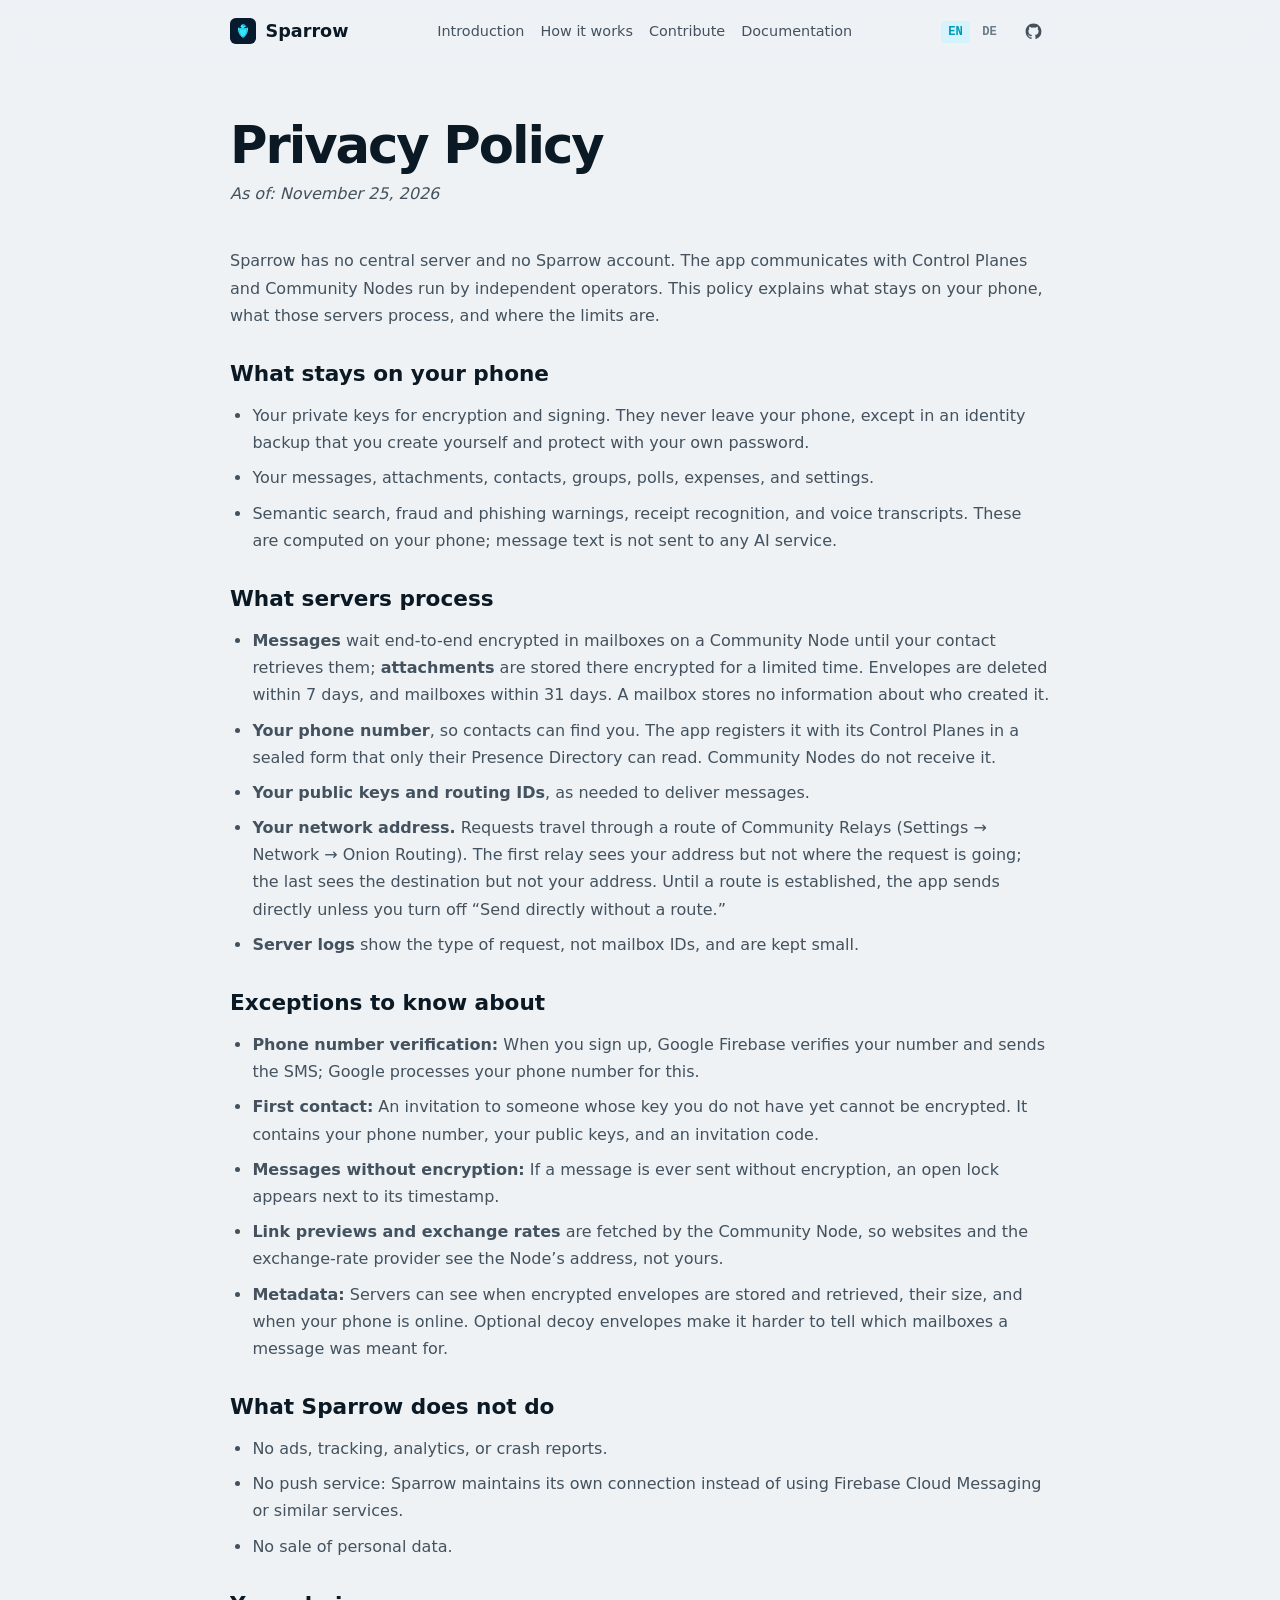
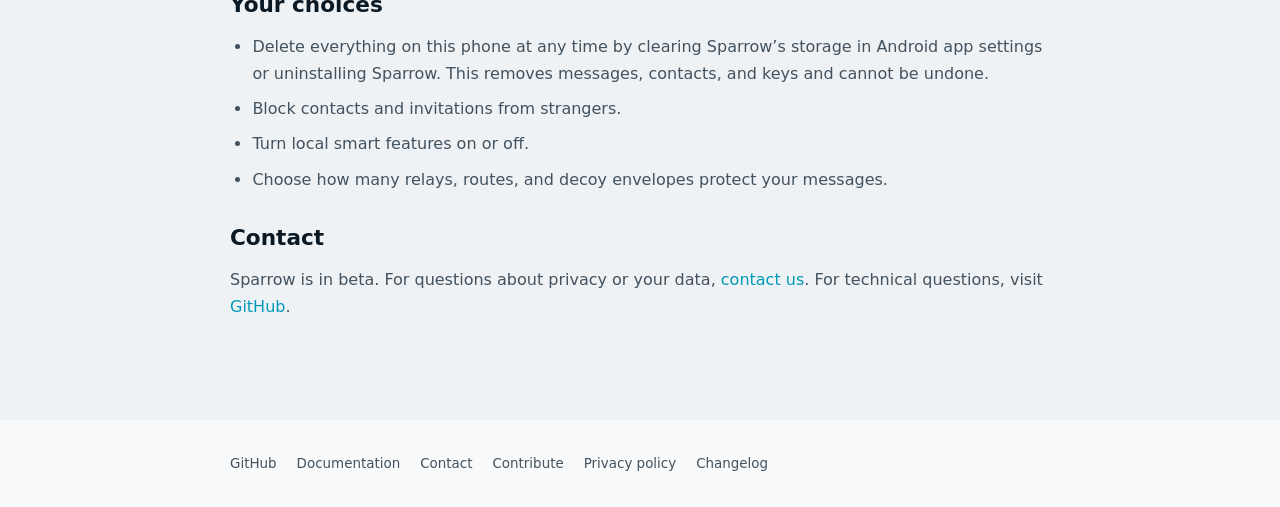
<file: pages/privacy.html>
<!DOCTYPE html>
<html lang="en">
<head>
  <meta charset="UTF-8" />
  <meta name="viewport" content="width=device-width, initial-scale=1.0" />
  <title>Privacy Policy — Sparrow</title>
  <meta
    name="description"
    content="Sparrow Privacy Policy: what stays on your phone, what servers process, and what choices you have."
  />
  <meta name="theme-color" content="#EEF2F5" />
  <link rel="icon" type="image/svg+xml" href="../assets/favicon.svg" />
  <link rel="stylesheet" href="../assets/styles.css" />
</head>
<body>
  <header class="site-header">
    <div class="nav-inner">
      <a href="../" class="brand" aria-label="Sparrow Home" data-policy-en="Sparrow Home" data-policy-de="Sparrow-Startseite">
        <img src="../assets/favicon.svg" alt="" width="26" height="26" />
        <span>Sparrow</span>
      </a>

      <nav class="nav-links" aria-label="Main navigation" data-policy-en="Main navigation" data-policy-de="Hauptnavigation">
        <a href="../#preview" data-policy-en="Introduction" data-policy-de="Einführung">Introduction</a>
        <a href="../#how-it-works" data-policy-en="How it works" data-policy-de="So funktioniert’s">How it works</a>
        <a href="../#contribute" data-policy-en="Contribute" data-policy-de="Beitragen">Contribute</a>
        <a href="https://cbgm.github.io/Sparrow/" target="_blank" rel="noopener noreferrer" data-policy-en="Documentation" data-policy-de="Dokumentation">Documentation</a>
      </nav>

      <div class="nav-actions">
        <div class="lang-toggle" role="group" aria-label="Language switch" data-policy-en="Language switch" data-policy-de="Sprachauswahl">
          <button type="button" class="lang-btn" data-policy-language="en" aria-pressed="false">EN</button>
          <button type="button" class="lang-btn" data-policy-language="de" aria-pressed="false">DE</button>
        </div>
        <a
          class="icon-link"
          href="https://github.com/cbgm/Sparrow"
          target="_blank"
          rel="noopener noreferrer"
          aria-label="GitHub"
        >
          <svg width="19" height="19" viewBox="0 0 24 24" fill="currentColor" aria-hidden="true">
            <path d="M12 2C6.477 2 2 6.484 2 12.017c0 4.425 2.865 8.18 6.839 9.504.5.092.682-.217.682-.483 0-.237-.008-.868-.013-1.703-2.782.605-3.369-1.343-3.369-1.343-.454-1.158-1.11-1.466-1.11-1.466-.908-.62.069-.608.069-.608 1.003.07 1.53 1.032 1.53 1.032.892 1.53 2.341 1.088 2.91.832.092-.647.35-1.088.636-1.338-2.22-.253-4.555-1.113-4.555-4.951 0-1.093.39-1.988 1.029-2.688-.103-.253-.446-1.272.098-2.65 0 0 .84-.27 2.75 1.026A9.564 9.564 0 0112 6.844c.85.004 1.705.115 2.504.337 1.909-1.296 2.747-1.027 2.747-1.027.546 1.379.202 2.398.1 2.651.64.7 1.028 1.595 1.028 2.688 0 3.848-2.339 4.695-4.566 4.943.359.309.678.92.678 1.855 0 1.338-.012 2.419-.012 2.747 0 .268.18.58.688.482A10.019 10.019 0 0022 12.017C22 6.484 17.522 2 12 2z" />
          </svg>
        </a>
        <button
          type="button"
          class="menu-toggle"
          id="menu-toggle"
          aria-label="Toggle navigation"
          data-policy-en="Toggle navigation"
          data-policy-de="Navigation umschalten"
          aria-controls="mobile-nav"
          aria-expanded="false"
        >
          <svg width="20" height="20" viewBox="0 0 24 24" fill="none" stroke="currentColor" stroke-width="2" stroke-linecap="round" aria-hidden="true">
            <path d="M4 6h16M4 12h16M4 18h16" />
          </svg>
        </button>
      </div>
    </div>
    <nav class="mobile-nav" id="mobile-nav" aria-label="Mobile navigation" data-policy-en="Mobile navigation" data-policy-de="Mobile Navigation">
      <a href="../#preview" data-policy-en="Introduction" data-policy-de="Einführung">Introduction</a>
      <a href="../#how-it-works" data-policy-en="How it works" data-policy-de="So funktioniert’s">How it works</a>
      <a href="../#contribute" data-policy-en="Contribute" data-policy-de="Beitragen">Contribute</a>
      <a href="https://cbgm.github.io/Sparrow/" target="_blank" rel="noopener noreferrer" data-policy-en="Documentation" data-policy-de="Dokumentation">Documentation</a>
    </nav>
  </header>

  <main class="band band-base policy-band">
    <article class="container policy-content" data-policy-content="en">
      <h1>Privacy Policy</h1>
      <p class="policy-date"><em>As of: November 25, 2026</em></p>

      <p>Sparrow has no central server and no Sparrow account. The app communicates with Control Planes and Community Nodes run by independent operators. This policy explains what stays on your phone, what those servers process, and where the limits are.</p>

      <h2>What stays on your phone</h2>
      <ul>
        <li>Your private keys for encryption and signing. They never leave your phone, except in an identity backup that you create yourself and protect with your own password.</li>
        <li>Your messages, attachments, contacts, groups, polls, expenses, and settings.</li>
        <li>Semantic search, fraud and phishing warnings, receipt recognition, and voice transcripts. These are computed on your phone; message text is not sent to any AI service.</li>
      </ul>

      <h2>What servers process</h2>
      <ul>
        <li><strong>Messages</strong> wait end-to-end encrypted in mailboxes on a Community Node until your contact retrieves them; <strong>attachments</strong> are stored there encrypted for a limited time. Envelopes are deleted within 7 days, and mailboxes within 31 days. A mailbox stores no information about who created it.</li>
        <li><strong>Your phone number</strong>, so contacts can find you. The app registers it with its Control Planes in a sealed form that only their Presence Directory can read. Community Nodes do not receive it.</li>
        <li><strong>Your public keys and routing IDs</strong>, as needed to deliver messages.</li>
        <li><strong>Your network address.</strong> Requests travel through a route of Community Relays (Settings → Network → Onion Routing). The first relay sees your address but not where the request is going; the last sees the destination but not your address. Until a route is established, the app sends directly unless you turn off “Send directly without a route.”</li>
        <li><strong>Server logs</strong> show the type of request, not mailbox IDs, and are kept small.</li>
      </ul>

      <h2>Exceptions to know about</h2>
      <ul>
        <li><strong>Phone number verification:</strong> When you sign up, Google Firebase verifies your number and sends the SMS; Google processes your phone number for this.</li>
        <li><strong>First contact:</strong> An invitation to someone whose key you do not have yet cannot be encrypted. It contains your phone number, your public keys, and an invitation code.</li>
        <li><strong>Messages without encryption:</strong> If a message is ever sent without encryption, an open lock appears next to its timestamp.</li>
        <li><strong>Link previews and exchange rates</strong> are fetched by the Community Node, so websites and the exchange-rate provider see the Node’s address, not yours.</li>
        <li><strong>Metadata:</strong> Servers can see when encrypted envelopes are stored and retrieved, their size, and when your phone is online. Optional decoy envelopes make it harder to tell which mailboxes a message was meant for.</li>
      </ul>

      <h2>What Sparrow does not do</h2>
      <ul>
        <li>No ads, tracking, analytics, or crash reports.</li>
        <li>No push service: Sparrow maintains its own connection instead of using Firebase Cloud Messaging or similar services.</li>
        <li>No sale of personal data.</li>
      </ul>

      <h2>Your choices</h2>
      <ul>
        <li>Delete everything on this phone at any time by clearing Sparrow’s storage in Android app settings or uninstalling Sparrow. This removes messages, contacts, and keys and cannot be undone.</li>
        <li>Block contacts and invitations from strangers.</li>
        <li>Turn local smart features on or off.</li>
        <li>Choose how many relays, routes, and decoy envelopes protect your messages.</li>
      </ul>

    </article>

    <article class="container policy-content" data-policy-content="de" hidden>
      <h1>Datenschutzerklärung</h1>
      <p class="policy-date"><em>Stand: 25. November 2026</em></p>

      <p>Sparrow hat keinen zentralen Server und kein Sparrow-Konto. Die App spricht mit Control Planes und Community Nodes, die unabhängige Betreiber betreiben. Diese Erklärung beschreibt, was auf deinem Handy bleibt, was diese Server verarbeiten und wo die Grenzen liegen.</p>

      <h2>Was auf deinem Handy bleibt</h2>
      <ul>
        <li>Deine privaten Schlüssel zum Verschlüsseln und Signieren. Sie verlassen das Handy nie, außer in einer Identitätssicherung, die du selbst erstellst und mit deinem eigenen Passwort schützt.</li>
        <li>Deine Nachrichten, Anhänge, Kontakte, Gruppen, Umfragen, Ausgaben und Einstellungen.</li>
        <li>Suche nach Bedeutung, Warnungen vor Betrug und Phishing, Belegerkennung und Sprachtranskripte. Sie werden auf deinem Handy berechnet; Nachrichtentext geht an keinen KI-Dienst.</li>
      </ul>

      <h2>Was die Server verarbeiten</h2>
      <ul>
        <li><strong>Nachrichten</strong> warten Ende-zu-Ende-verschlüsselt in Postfächern auf einem Community Node, bis dein Kontakt sie abholt; <strong>Anhänge</strong> liegen dort verschlüsselt für begrenzte Zeit. Umschläge werden nach höchstens 7 Tagen gelöscht, Postfächer nach höchstens 31 Tagen. Ein Postfach speichert nichts darüber, wer es angelegt hat.</li>
        <li><strong>Deine Telefonnummer</strong>, damit Kontakte dich finden. Die App meldet sie bei ihren Control Planes an, so versiegelt, dass nur deren Presence Directory sie lesen kann. Community Nodes erfahren sie nicht.</li>
        <li><strong>Deine öffentlichen Schlüssel und Routing-IDs</strong>, soweit die Zustellung sie braucht.</li>
        <li><strong>Deine Netzwerkadresse.</strong> Anfragen laufen über eine Route aus Community-Relays (Einstellungen → Netzwerk → Onion-Routing). Das erste Relay sieht deine Adresse, aber nicht, wohin die Anfrage geht; das letzte sieht das Ziel, aber nicht deine Adresse. Solange keine Route steht, sendet die App direkt, außer du schaltest „Ohne Route direkt senden“ aus.</li>
        <li><strong>Server-Logs</strong> zeigen die Art der Anfrage, keine Postfach-IDs, und bleiben klein.</li>
      </ul>

      <h2>Ausnahmen, die du kennen solltest</h2>
      <ul>
        <li><strong>Telefonnummer bestätigen:</strong> Bei der Anmeldung prüft Google Firebase deine Nummer und schickt die SMS; Google verarbeitet dafür deine Telefonnummer.</li>
        <li><strong>Erster Kontakt:</strong> Eine Einladung an jemanden, dessen Schlüssel du noch nicht hast, kann nicht verschlüsselt werden. Sie enthält deine Telefonnummer, deine öffentlichen Schlüssel und einen Einladungscode.</li>
        <li><strong>Nachrichten ohne Verschlüsselung:</strong> Falls eine Nachricht je ohne Verschlüsselung gesendet wird, steht ein offenes Schloss neben ihrer Uhrzeit.</li>
        <li><strong>Linkvorschauen und Wechselkurse</strong> holt der Community Node, daher sehen Webseiten und der Kursanbieter die Adresse des Nodes, nicht deine.</li>
        <li><strong>Metadaten:</strong> Server sehen, wann verschlüsselte Umschläge abgelegt und abgeholt werden, wie groß sie sind und wann dein Handy online ist. Optionale Tarnumschläge erschweren zu erkennen, für welche Postfächer eine Nachricht war.</li>
      </ul>

      <h2>Was Sparrow nicht tut</h2>
      <ul>
        <li>Keine Werbung, kein Tracking, keine Analysen und keine Absturzberichte.</li>
        <li>Kein Push-Dienst: Sparrow hält seine eigene Verbindung, statt Firebase Cloud Messaging oder Ähnliches zu nutzen.</li>
        <li>Kein Verkauf persönlicher Daten.</li>
      </ul>

      <h2>Deine Möglichkeiten</h2>
      <ul>
        <li>Lösche jederzeit alles auf diesem Handy, indem du den Speicher von Sparrow in den Android-App-Einstellungen leerst oder Sparrow deinstallierst. Das entfernt Nachrichten, Kontakte und Schlüssel und lässt sich nicht rückgängig machen.</li>
        <li>Blockiere Kontakte und Einladungen von Unbekannten.</li>
        <li>Schalte die lokalen intelligenten Funktionen ein oder aus.</li>
        <li>Wähle, wie viele Relays, Routen und Tarnumschläge deine Nachrichten schützen.</li>
      </ul>

    </article>

    <section class="container policy-content" id="contact" aria-label="Contact" data-policy-en="Contact" data-policy-de="Kontakt">
      <div data-policy-content="en">
        <h2>Contact</h2>
        <p>Sparrow is in beta. For questions about privacy or your data, <a href="../#contribute-community">contact us</a>. For technical questions, visit <a href="https://github.com/cbgm/Sparrow">GitHub</a>.</p>
      </div>
      <div data-policy-content="de" hidden>
        <h2>Kontakt</h2>
        <p>Sparrow ist in der Beta. Fragen zum Datenschutz oder zu deinen Daten? <a href="../#contribute-community">Schreib uns</a>. Technische Fragen kannst du auch auf <a href="https://github.com/cbgm/Sparrow">GitHub</a> stellen.</p>
      </div>
    </section>
  </main>

  <footer class="site-footer">
    <div class="container footer-inner">
      <div class="footer-links">
        <a href="https://github.com/cbgm/Sparrow" target="_blank" rel="noopener noreferrer">GitHub</a>
        <a href="https://cbgm.github.io/Sparrow/" target="_blank" rel="noopener noreferrer" data-policy-en="Documentation" data-policy-de="Dokumentation">Documentation</a>
        <a href="../#contribute-community" data-policy-en="Contact" data-policy-de="Kontakt">Contact</a>
        <a href="../#contribute" data-policy-en="Contribute" data-policy-de="Beitragen">Contribute</a>
        <a href="./privacy.html" data-policy-en="Privacy policy" data-policy-de="Datenschutzerklärung">Privacy policy</a>
        <a href="./changelog.html" data-policy-en="Changelog" data-policy-de="Changelog">Changelog</a>
      </div>
    </div>
  </footer>
  <script>
    const languageKey = "sparrow_lang";
    const supportedLanguages = ["en", "de"];
    const savedLanguage = localStorage.getItem(languageKey);
    const initialLanguage = supportedLanguages.includes(savedLanguage)
      ? savedLanguage
      : navigator.language.toLowerCase().startsWith("de")
        ? "de"
        : "en";

    function setPolicyLanguage(language) {
      document.documentElement.lang = language;
      document.title = language === "de" ? "Datenschutzerklärung — Sparrow" : "Privacy Policy — Sparrow";
      document.querySelectorAll("[data-policy-content]").forEach((content) => {
        content.hidden = content.dataset.policyContent !== language;
      });
      document.querySelectorAll("[data-policy-language]").forEach((button) => {
        const selected = button.dataset.policyLanguage === language;
        button.classList.toggle("active", selected);
        button.setAttribute("aria-pressed", String(selected));
      });
      document.querySelectorAll("[data-policy-en][data-policy-de]").forEach((element) => {
        const label = element.dataset[`policy${language === "de" ? "De" : "En"}`];
        if (element.matches("a") && !element.classList.contains("brand")) {
          element.textContent = label;
        } else {
          element.setAttribute("aria-label", label);
        }
      });
      const description = language === "de"
        ? "Datenschutzerklärung von Sparrow: Was auf deinem Handy bleibt, was Server verarbeiten und welche Möglichkeiten du hast."
        : "Sparrow Privacy Policy: what stays on your phone, what servers process, and what choices you have.";
      document.querySelector('meta[name="description"]').setAttribute("content", description);
      localStorage.setItem(languageKey, language);
    }

    document.querySelectorAll("[data-policy-language]").forEach((button) => {
      button.addEventListener("click", () => setPolicyLanguage(button.dataset.policyLanguage));
    });

    const menuToggle = document.getElementById("menu-toggle");
    const mobileNav = document.getElementById("mobile-nav");
    menuToggle.addEventListener("click", () => {
      const isOpen = mobileNav.classList.toggle("open");
      menuToggle.setAttribute("aria-expanded", String(isOpen));
    });
    mobileNav.querySelectorAll("a").forEach((link) => {
      link.addEventListener("click", () => {
        mobileNav.classList.remove("open");
        menuToggle.setAttribute("aria-expanded", "false");
      });
    });

    setPolicyLanguage(initialLanguage);
  </script>
</body>
</html>
</file>
<file: assets/styles.css>
:root {
  --bg: #EEF2F5;
  --bg-alt: #F7F9FB;
  --surface: #FFFFFF;
  --primary: #0099B8;
  --on-primary: #FFFFFF;
  --on-primary-container: #002028;
  --tertiary: #107A55;
  --text: #0B1924;
  --text-muted: #43525E;
  --outline: #6C7B87;
  --outline-variant: #C4CFD6;

  --font-display: "Space Grotesk", system-ui, sans-serif;
  --font-mono: "JetBrains Mono", ui-monospace, monospace;
}

*, *::before, *::after { box-sizing: border-box; }

html {
  scroll-behavior: smooth;
  background: var(--bg);
  color: var(--text);
  font-family: var(--font-display);
  -webkit-font-smoothing: antialiased;
}

body {
  margin: 0;
  background: var(--bg);
}

a { color: var(--primary); text-decoration: none; }
a:hover { color: var(--on-primary-container); }

code {
  font-family: var(--font-mono);
  font-size: 0.86em;
  color: var(--primary);
  background: rgba(0, 153, 184, 0.08);
  padding: 0.12rem 0.38rem;
  border-radius: 4px;
}

.container {
  width: min(820px, 100% - 2.5rem);
  margin-inline: auto;
}

/* Header — Seamless, zero border line */
.site-header {
  position: sticky;
  top: 0;
  z-index: 40;
  background: rgba(238, 242, 245, 0.86);
  backdrop-filter: blur(14px);
}

.nav-inner {
  width: min(820px, 100% - 2.5rem);
  margin-inline: auto;
  height: 62px;
  display: flex;
  align-items: center;
  justify-content: space-between;
}

.brand {
  display: inline-flex;
  align-items: center;
  gap: 0.6rem;
  color: var(--text);
  font-weight: 700;
  font-size: 1.1rem;
}

.nav-links {
  display: flex;
  gap: 1rem;
}

.nav-links a {
  color: var(--text-muted);
  font-size: 0.9rem;
  font-weight: 500;
}

.nav-links a:hover,
.nav-links a.active { color: var(--primary); }

.nav-actions {
  display: flex;
  align-items: center;
  gap: 0.75rem;
}

.lang-btn {
  border: 0;
  background: transparent;
  color: var(--outline);
  font-family: var(--font-mono);
  font-size: 0.76rem;
  font-weight: 700;
  padding: 0.25rem 0.45rem;
  border-radius: 4px;
  cursor: pointer;
}

.lang-btn.active {
  color: var(--primary);
  background: rgba(196, 243, 255, 0.65);
}

.icon-link {
  display: inline-flex;
  align-items: center;
  justify-content: center;
  width: 34px;
  height: 34px;
  color: var(--text-muted);
}

.icon-link:hover { color: var(--primary); }

.menu-toggle,
.mobile-nav {
  display: none;
}

.menu-toggle {
  align-items: center;
  justify-content: center;
  width: 34px;
  height: 34px;
  padding: 0;
  border: 1px solid var(--outline-variant);
  border-radius: 4px;
  background: transparent;
  color: var(--text-muted);
  cursor: pointer;
}

.menu-toggle:hover,
.menu-toggle:focus-visible {
  border-color: var(--primary);
  color: var(--primary);
}

/* Webpack-Style Alternating Surface Bands — Zero Horizontal Lines */
.band {
  padding: 5.25rem 0;
}

.band-base {
  background-color: var(--bg);
}

.band-alt {
  background-color: var(--bg-alt);
}

/* Hero */
.hero {
  padding: 4rem 0 5.5rem;
  text-align: center;
  background-image:
    radial-gradient(820px 420px at 50% -5%, rgba(0, 153, 184, 0.14), transparent 70%),
    radial-gradient(rgba(0, 153, 184, 0.07) 1px, transparent 1px);
  background-size: 100% 100%, 28px 28px;
}

.hero-center {
  display: flex;
  flex-direction: column;
  align-items: center;
}

.logo-stage {
  margin-bottom: 1rem;
  cursor: pointer;
}

#sparrow-hero-canvas {
  display: block;
  width: 240px;
  height: 240px;
}

h1 {
  font-size: clamp(2.5rem, 5.8vw, 4rem);
  font-weight: 700;
  letter-spacing: -0.04em;
  line-height: 1.06;
  margin: 0 0 1rem;
}

.hero-sub {
  font-size: 1.12rem;
  color: var(--text-muted);
  max-width: 540px;
  margin: 0 0 2rem;
  line-height: 1.55;
}

.hero-actions {
  display: flex;
  flex-wrap: wrap;
  justify-content: center;
  gap: 0.85rem;
  margin-bottom: 2.25rem;
}

.btn {
  display: inline-flex;
  align-items: center;
  gap: 0.45rem;
  font-family: var(--font-display);
  font-size: 0.94rem;
  font-weight: 700;
  padding: 0.72rem 1.4rem;
  border-radius: 6px;
  border: 1px solid transparent;
  cursor: pointer;
  transition: all 0.16s ease;
}

.btn-primary {
  background: var(--primary);
  color: var(--on-primary);
  box-shadow: 0 0 26px rgba(0, 153, 184, 0.18);
}

.btn-primary:hover {
  background: var(--on-primary-container);
  color: var(--on-primary);
  transform: translateY(-1px);
}

.btn-secondary {
  background: rgba(255, 255, 255, 0.65);
  color: var(--text);
  border-color: var(--outline-variant);
}

.btn-secondary:hover {
  border-color: var(--primary);
  color: var(--primary);
}

a[aria-disabled="true"] {
  opacity: 0.5;
  cursor: not-allowed;
}

.btn[aria-disabled="true"] {
  box-shadow: none;
  transform: none;
}

.btn-primary[aria-disabled="true"]:hover {
  background: var(--primary);
  color: var(--on-primary);
}

.btn:disabled {
  opacity: 0.5;
  cursor: not-allowed;
  box-shadow: none;
  transform: none;
}

.btn-primary:disabled:hover {
  background: var(--primary);
  color: var(--on-primary);
}

.btn-secondary[aria-disabled="true"]:hover {
  border-color: var(--outline-variant);
  color: var(--text);
}

.stack-bar {
  display: flex;
  flex-wrap: wrap;
  justify-content: center;
  gap: 0.65rem;
  font-family: var(--font-mono);
  font-size: 0.76rem;
  color: var(--outline);
}
/* Section Header Eyebrows */
.section-head {
  margin-bottom: 2.5rem;
}

.eyebrow {
  display: block;
  font-family: var(--font-mono);
  font-size: 0.74rem;
  letter-spacing: 0.12em;
  text-transform: uppercase;
  color: var(--primary);
  margin-bottom: 0.5rem;
}

.section-head h2 {
  font-size: clamp(1.85rem, 3.8vw, 2.4rem);
  font-weight: 700;
  letter-spacing: -0.03em;
  margin: 0 0 0.65rem;
}

.section-lead {
  font-size: 1.05rem;
  color: var(--text-muted);
  line-height: 1.6;
  margin: 0;
}

/* Diagram Controls */
.diagram-wrap {
  background: var(--surface);
  border-radius: 10px;
  overflow: hidden;
  margin-bottom: 1.5rem;
  box-shadow: 0 20px 40px -15px rgba(0, 0, 0, 0.12);
}

.diagram-bar {
  display: flex;
  align-items: center;
  justify-content: space-between;
  flex-wrap: wrap;
  gap: 1rem;
  padding: 0.8rem 1.15rem;
  background: rgba(220, 227, 232, 0.55);
  font-family: var(--font-mono);
  font-size: 0.78rem;
  color: var(--text-muted);
}

.toolbar-group {
  display: inline-flex;
  align-items: center;
  gap: 0.6rem;
}

.segmented {
  display: inline-flex;
  background: rgba(220, 227, 232, 0.75);
  border-radius: 4px;
  padding: 2px;
}

.seg-btn {
  border: 0;
  background: transparent;
  color: var(--text-muted);
  font-family: var(--font-mono);
  font-size: 0.75rem;
  font-weight: 600;
  padding: 0.25rem 0.55rem;
  border-radius: 3px;
  cursor: pointer;
}

.seg-btn.active {
  background: var(--primary);
  color: var(--on-primary);
}

.switch-label {
  display: inline-flex;
  align-items: center;
  gap: 0.45rem;
  cursor: pointer;
  color: var(--text);
}

.btn-inline {
  border: 1px solid var(--outline-variant);
  background: transparent;
  color: var(--text);
  font-family: var(--font-mono);
  font-size: 0.75rem;
  padding: 0.25rem 0.65rem;
  border-radius: 4px;
  cursor: pointer;
}

.btn-inline:hover {
  border-color: var(--primary);
  color: var(--primary);
}

#onion-canvas {
  width: 100%;
  height: auto;
  display: block;
}

.step-row {
  display: grid;
  grid-template-columns: repeat(auto-fit, minmax(180px, 1fr));
  gap: 0.85rem;
}

.step-card {
  text-align: left;
  border: 1px solid var(--outline-variant);
  background: var(--surface);
  color: var(--text);
  padding: 0.95rem 1rem;
  border-radius: 8px;
  cursor: pointer;
  transition: all 0.16s ease;
  display: flex;
  flex-direction: column;
  gap: 0.35rem;
}

.step-card:hover,
.step-card.active {
  border-color: var(--primary);
  box-shadow: 0 0 16px rgba(0, 153, 184, 0.15);
}

.step-card strong {
  font-size: 0.86rem;
  color: var(--primary);
}

.step-card span {
  font-size: 0.79rem;
  color: var(--text-muted);
  line-height: 1.4;
}

/* Webpack-Style Walkthrough Steps (Zero Horizontal Section Lines) */
.wb-step {
  margin-top: 2.25rem;
}

.wb-step h3,
.wb-step h4 {
  font-size: 1.15rem;
  font-weight: 700;
  margin: 0 0 0.5rem;
  color: var(--text);
}

.file-caption {
  font-family: var(--font-mono);
  font-size: 0.8rem;
  color: var(--tertiary);
  margin: 0.4rem 0 0.25rem;
}

.step-note {
  font-size: 0.92rem;
  color: var(--text-muted);
  margin: 0.55rem 0 0;
  line-height: 1.5;
}

.terminal {
  background: #F7F9FB;
  border: 1px solid var(--outline-variant);
  border-radius: 8px;
  overflow: hidden;
  box-shadow: 0 12px 30px -10px rgba(0, 0, 0, 0.12);
}

.terminal-top {
  display: flex;
  align-items: center;
  justify-content: space-between;
  padding: 0.45rem 0.85rem;
  background: rgba(11, 25, 36, 0.03);
  border-bottom: 1px solid rgba(11, 25, 36, 0.08);
  font-family: var(--font-mono);
  font-size: 0.72rem;
  color: var(--text-muted);
}

.copy-btn {
  border: 1px solid var(--outline-variant);
  background: rgba(0, 153, 184, 0.06);
  color: var(--primary);
  font-family: var(--font-mono);
  font-size: 0.7rem;
  font-weight: 600;
  padding: 0.18rem 0.5rem;
  border-radius: 4px;
  cursor: pointer;
}

.copy-btn:hover {
  background: var(--primary);
  color: var(--on-primary);
}

.terminal pre {
  margin: 0;
  padding: 0.95rem 1rem;
  overflow-x: auto;
}

.terminal code {
  background: transparent;
  padding: 0;
  color: var(--text);
  font-size: 0.86rem;
  line-height: 1.5;
}

/* Video Frame */
.video-frame {
  background: var(--surface);
  border-radius: 10px;
  overflow: hidden;
  border: 1px solid var(--outline-variant);
  aspect-ratio: 16 / 9;
  display: flex;
  align-items: center;
  justify-content: center;
  text-align: center;
}

.video-frame iframe {
  display: block;
  width: 100%;
  height: 100%;
  border: 0;
}

.video-poster h3 {
  font-size: 1.25rem;
  margin: 0 0 0.35rem;
}

.video-poster p {
  color: var(--text-muted);
  font-size: 0.9rem;
  margin: 0 0 1.15rem;
}

/* Contribution section */
.contribute-center {
  text-align: left;
}

.contribute-center .hero-actions,
.contribute-center .stack-bar {
  justify-content: center;
}

.contribute-center > .section-head {
  margin-bottom: 1.25rem;
}

.contribute-impact {
  margin-top: 0;
}

.contribute-subsection {
  scroll-margin-top: 5rem;
  margin: 4rem 0 0;
}

.contribute-subsection > h3 {
  margin: 0 0 1rem;
  color: var(--text);
  font-size: 1.35rem;
}

.contribute-subsection > .step-note {
  margin-top: 1rem;
}

.contribute-subsection .wb-step {
  margin-top: 1.75rem;
}

.policy-band {
  min-height: calc(100vh - 164px);
  padding-top: 3.5rem;
}

.changelog-band {
  min-height: calc(100vh - 164px);
  padding-top: 3.5rem;
}

.policy-content h1 {
  font-size: clamp(2.2rem, 5vw, 3.2rem);
  margin-bottom: 0.5rem;
}

.changelog-content h1 {
  font-size: clamp(2.2rem, 5vw, 3.2rem);
  margin-bottom: 0.5rem;
}

.policy-date {
  margin: 0 0 2.5rem;
  color: var(--text-muted);
}

.changelog-lead {
  color: var(--text-muted);
  font-size: 1rem;
  line-height: 1.7;
  margin: 0;
}

.changelog-view-all {
  display: inline-block;
  margin-top: 1.25rem;
  font-weight: 700;
}

.changelog-status {
  margin-top: 2rem;
  color: var(--text-muted);
  line-height: 1.7;
}

.changelog-list {
  display: grid;
  gap: 1rem;
  margin: 2rem 0 0;
  padding: 0;
  list-style: none;
}

.changelog-entry {
  padding: 1.25rem 0;
  border-bottom: 1px solid var(--outline-variant);
}

.changelog-entry:first-child {
  padding-top: 0;
}

.changelog-entry time {
  color: var(--text-muted);
  font-family: var(--font-mono);
  font-size: 0.8rem;
}

.changelog-entry h2 {
  margin: 0.4rem 0 0.75rem;
  font-size: 1.2rem;
}

.changelog-entry h2 a {
  color: var(--text);
}

.changelog-entry h2 a:hover {
  color: var(--primary);
}

.changelog-release-meta {
  display: flex;
  align-items: center;
  flex-wrap: wrap;
  gap: 0.65rem;
  margin-top: 0.4rem;
  color: var(--text-muted);
  font-size: 0.84rem;
}

.changelog-release-meta code {
  font-size: 0.8rem;
}

.changelog-release-notes {
  margin-top: 1rem;
}

.changelog-release-notes summary {
  color: var(--primary);
  cursor: pointer;
  font-weight: 600;
}

.changelog-release-notes p {
  margin: 0.75rem 0 0;
  color: var(--text-muted);
  line-height: 1.7;
  white-space: pre-wrap;
  overflow-wrap: anywhere;
}

.changelog-entry ul {
  margin: 0;
  padding-left: 1.25rem;
}

.changelog-entry li {
  color: var(--text-muted);
  line-height: 1.7;
}

.changelog-entry li + li {
  margin-top: 0.35rem;
}

.policy-content h2 {
  margin: 2rem 0 0.75rem;
  font-size: 1.35rem;
}

.policy-content p,
.policy-content li {
  color: var(--text-muted);
  font-size: 1rem;
  line-height: 1.7;
}

.policy-content ul {
  padding-left: 1.4rem;
}

.policy-content li + li {
  margin-top: 0.5rem;
}

.server-setup-steps {
  margin: 1.75rem 0 0 0.25rem;
  padding-left: 1.25rem;
  border-left: 3px solid var(--primary);
}

.server-setup-steps > .wb-step:first-child {
  margin-top: 0;
}

/* Footer */
.site-footer {
  background: var(--bg-alt);
  padding: 2.25rem 0;
  font-size: 0.84rem;
  color: var(--text-muted);
}

.footer-inner {
  display: flex;
  align-items: center;
  justify-content: space-between;
  flex-wrap: wrap;
  gap: 1rem;
}

.footer-links {
  display: flex;
  flex-wrap: wrap;
  gap: 1.25rem;
}

.footer-links a {
  color: var(--text-muted);
}

.footer-links a:hover {
  color: var(--primary);
}

/* Modal */
.modal-backdrop {
  position: fixed;
  inset: 0;
  background: rgba(2, 9, 18, 0.75);
  backdrop-filter: blur(8px);
  display: none;
  align-items: center;
  justify-content: center;
  z-index: 100;
  padding: 1rem;
}

.modal-backdrop.open {
  display: flex;
}

.modal-card {
  background: var(--surface);
  border: 1px solid var(--outline-variant);
  border-radius: 10px;
  width: min(440px, 100%);
  padding: 1.5rem;
  box-shadow: 0 25px 50px -12px rgba(0, 0, 0, 0.2);
}

.modal-card h3 {
  margin: 0 0 0.5rem;
  font-size: 1.15rem;
}

.modal-card p {
  color: var(--text-muted);
  font-size: 0.92rem;
  margin: 0 0 1.25rem;
  line-height: 1.5;
}

.modal-actions {
  display: flex;
  justify-content: flex-end;
  gap: 0.6rem;
}

.btn-sm {
  padding: 0.45rem 0.95rem;
  font-size: 0.82rem;
}

@media (max-width: 860px) {
  .nav-links {
    display: none;
  }


  .menu-toggle {
    display: inline-flex;
  }

  .mobile-nav.open {
    display: flex;
    flex-direction: column;
    width: min(820px, 100% - 2.5rem);
    margin: 0 auto;
    padding-bottom: 0.75rem;
  }

  .mobile-nav a {
    padding: 0.7rem 0;
    border-top: 1px solid var(--outline-variant);
    color: var(--text-muted);
    font-size: 0.9rem;
  }

  .mobile-nav a:hover,
  .mobile-nav a.active {
    color: var(--primary);
  }
}
</file>
<file: styles.css>
:root {
  --bg: #EEF2F5;
  --bg-alt: #F7F9FB;
  --surface: #FFFFFF;
  --primary: #0099B8;
  --on-primary: #FFFFFF;
  --on-primary-container: #002028;
  --tertiary: #107A55;
  --text: #0B1924;
  --text-muted: #43525E;
  --outline: #6C7B87;
  --outline-variant: #C4CFD6;

  --font-display: "Space Grotesk", system-ui, sans-serif;
  --font-mono: "JetBrains Mono", ui-monospace, monospace;
}

*, *::before, *::after { box-sizing: border-box; }

html {
  scroll-behavior: smooth;
  background: var(--bg);
  color: var(--text);
  font-family: var(--font-display);
  -webkit-font-smoothing: antialiased;
}

body {
  margin: 0;
  background: var(--bg);
}

a { color: var(--primary); text-decoration: none; }
a:hover { color: var(--on-primary-container); }

code {
  font-family: var(--font-mono);
  font-size: 0.86em;
  color: var(--primary);
  background: rgba(0, 153, 184, 0.08);
  padding: 0.12rem 0.38rem;
  border-radius: 4px;
}

.container {
  width: min(820px, 100% - 2.5rem);
  margin-inline: auto;
}

/* Header — Seamless, zero border line */
.site-header {
  position: sticky;
  top: 0;
  z-index: 40;
  background: rgba(238, 242, 245, 0.86);
  backdrop-filter: blur(14px);
}

.nav-inner {
  width: min(820px, 100% - 2.5rem);
  margin-inline: auto;
  height: 62px;
  display: flex;
  align-items: center;
  justify-content: space-between;
}

.brand {
  display: inline-flex;
  align-items: center;
  gap: 0.6rem;
  color: var(--text);
  font-weight: 700;
  font-size: 1.1rem;
}

.nav-links {
  display: flex;
  gap: 1rem;
}

.nav-links a {
  color: var(--text-muted);
  font-size: 0.9rem;
  font-weight: 500;
}

.nav-links a:hover { color: var(--primary); }

.nav-actions {
  display: flex;
  align-items: center;
  gap: 0.75rem;
}

.lang-btn {
  border: 0;
  background: transparent;
  color: var(--outline);
  font-family: var(--font-mono);
  font-size: 0.76rem;
  font-weight: 700;
  padding: 0.25rem 0.45rem;
  border-radius: 4px;
  cursor: pointer;
}

.lang-btn.active {
  color: var(--primary);
  background: rgba(196, 243, 255, 0.65);
}

.icon-link {
  display: inline-flex;
  align-items: center;
  justify-content: center;
  width: 34px;
  height: 34px;
  color: var(--text-muted);
}

.icon-link:hover { color: var(--primary); }

.menu-toggle,
.mobile-nav {
  display: none;
}

.menu-toggle {
  align-items: center;
  justify-content: center;
  width: 34px;
  height: 34px;
  padding: 0;
  border: 1px solid var(--outline-variant);
  border-radius: 4px;
  background: transparent;
  color: var(--text-muted);
  cursor: pointer;
}

.menu-toggle:hover,
.menu-toggle:focus-visible {
  border-color: var(--primary);
  color: var(--primary);
}

/* Webpack-Style Alternating Surface Bands — Zero Horizontal Lines */
.band {
  padding: 5.25rem 0;
}

.band-base {
  background-color: var(--bg);
}

.band-alt {
  background-color: var(--bg-alt);
}

/* Hero */
.hero {
  padding: 4rem 0 5.5rem;
  text-align: center;
  background-image:
    radial-gradient(820px 420px at 50% -5%, rgba(0, 153, 184, 0.14), transparent 70%),
    radial-gradient(rgba(0, 153, 184, 0.07) 1px, transparent 1px);
  background-size: 100% 100%, 28px 28px;
}

.hero-center {
  display: flex;
  flex-direction: column;
  align-items: center;
}

.logo-stage {
  margin-bottom: 1rem;
  cursor: pointer;
}

#sparrow-hero-canvas {
  display: block;
  width: 240px;
  height: 240px;
}

h1 {
  font-size: clamp(2.5rem, 5.8vw, 4rem);
  font-weight: 700;
  letter-spacing: -0.04em;
  line-height: 1.06;
  margin: 0 0 1rem;
}

.hero-sub {
  font-size: 1.12rem;
  color: var(--text-muted);
  max-width: 540px;
  margin: 0 0 2rem;
  line-height: 1.55;
}

.hero-actions {
  display: flex;
  flex-wrap: wrap;
  justify-content: center;
  gap: 0.85rem;
  margin-bottom: 2.25rem;
}

.btn {
  display: inline-flex;
  align-items: center;
  gap: 0.45rem;
  font-family: var(--font-display);
  font-size: 0.94rem;
  font-weight: 700;
  padding: 0.72rem 1.4rem;
  border-radius: 6px;
  border: 1px solid transparent;
  cursor: pointer;
  transition: all 0.16s ease;
}

.btn-primary {
  background: var(--primary);
  color: var(--on-primary);
  box-shadow: 0 0 26px rgba(0, 153, 184, 0.18);
}

.btn-primary:hover {
  background: var(--on-primary-container);
  color: var(--on-primary);
  transform: translateY(-1px);
}

.btn-secondary {
  background: rgba(255, 255, 255, 0.65);
  color: var(--text);
  border-color: var(--outline-variant);
}

.btn-secondary:hover {
  border-color: var(--primary);
  color: var(--primary);
}

a[aria-disabled="true"] {
  opacity: 0.5;
  cursor: not-allowed;
}

.btn[aria-disabled="true"] {
  box-shadow: none;
  transform: none;
}

.btn-primary[aria-disabled="true"]:hover {
  background: var(--primary);
  color: var(--on-primary);
}

.btn:disabled {
  opacity: 0.5;
  cursor: not-allowed;
  box-shadow: none;
  transform: none;
}

.btn-primary:disabled:hover {
  background: var(--primary);
  color: var(--on-primary);
}

.btn-secondary[aria-disabled="true"]:hover {
  border-color: var(--outline-variant);
  color: var(--text);
}

.stack-bar {
  display: flex;
  flex-wrap: wrap;
  justify-content: center;
  gap: 0.65rem;
  font-family: var(--font-mono);
  font-size: 0.76rem;
  color: var(--outline);
}
/* Section Header Eyebrows */
.section-head {
  margin-bottom: 2.5rem;
}

.eyebrow {
  display: block;
  font-family: var(--font-mono);
  font-size: 0.74rem;
  letter-spacing: 0.12em;
  text-transform: uppercase;
  color: var(--primary);
  margin-bottom: 0.5rem;
}

.section-head h2 {
  font-size: clamp(1.85rem, 3.8vw, 2.4rem);
  font-weight: 700;
  letter-spacing: -0.03em;
  margin: 0 0 0.65rem;
}

.section-lead {
  font-size: 1.05rem;
  color: var(--text-muted);
  line-height: 1.6;
  margin: 0;
}

/* Diagram Controls */
.diagram-wrap {
  background: var(--surface);
  border-radius: 10px;
  overflow: hidden;
  margin-bottom: 1.5rem;
  box-shadow: 0 20px 40px -15px rgba(0, 0, 0, 0.12);
}

.diagram-bar {
  display: flex;
  align-items: center;
  justify-content: space-between;
  flex-wrap: wrap;
  gap: 1rem;
  padding: 0.8rem 1.15rem;
  background: rgba(220, 227, 232, 0.55);
  font-family: var(--font-mono);
  font-size: 0.78rem;
  color: var(--text-muted);
}

.toolbar-group {
  display: inline-flex;
  align-items: center;
  gap: 0.6rem;
}

.segmented {
  display: inline-flex;
  background: rgba(220, 227, 232, 0.75);
  border-radius: 4px;
  padding: 2px;
}

.seg-btn {
  border: 0;
  background: transparent;
  color: var(--text-muted);
  font-family: var(--font-mono);
  font-size: 0.75rem;
  font-weight: 600;
  padding: 0.25rem 0.55rem;
  border-radius: 3px;
  cursor: pointer;
}

.seg-btn.active {
  background: var(--primary);
  color: var(--on-primary);
}

.switch-label {
  display: inline-flex;
  align-items: center;
  gap: 0.45rem;
  cursor: pointer;
  color: var(--text);
}

.btn-inline {
  border: 1px solid var(--outline-variant);
  background: transparent;
  color: var(--text);
  font-family: var(--font-mono);
  font-size: 0.75rem;
  padding: 0.25rem 0.65rem;
  border-radius: 4px;
  cursor: pointer;
}

.btn-inline:hover {
  border-color: var(--primary);
  color: var(--primary);
}

#onion-canvas {
  width: 100%;
  height: auto;
  display: block;
}

.step-row {
  display: grid;
  grid-template-columns: repeat(auto-fit, minmax(180px, 1fr));
  gap: 0.85rem;
}

.step-card {
  text-align: left;
  border: 1px solid var(--outline-variant);
  background: var(--surface);
  color: var(--text);
  padding: 0.95rem 1rem;
  border-radius: 8px;
  cursor: pointer;
  transition: all 0.16s ease;
  display: flex;
  flex-direction: column;
  gap: 0.35rem;
}

.step-card:hover,
.step-card.active {
  border-color: var(--primary);
  box-shadow: 0 0 16px rgba(0, 153, 184, 0.15);
}

.step-card strong {
  font-size: 0.86rem;
  color: var(--primary);
}

.step-card span {
  font-size: 0.79rem;
  color: var(--text-muted);
  line-height: 1.4;
}

/* Webpack-Style Walkthrough Steps (Zero Horizontal Section Lines) */
.wb-step {
  margin-top: 2.25rem;
}

.wb-step h3,
.wb-step h4 {
  font-size: 1.15rem;
  font-weight: 700;
  margin: 0 0 0.5rem;
  color: var(--text);
}

.file-caption {
  font-family: var(--font-mono);
  font-size: 0.8rem;
  color: var(--tertiary);
  margin: 0.4rem 0 0.25rem;
}

.step-note {
  font-size: 0.92rem;
  color: var(--text-muted);
  margin: 0.55rem 0 0;
  line-height: 1.5;
}

.terminal {
  background: #F7F9FB;
  border: 1px solid var(--outline-variant);
  border-radius: 8px;
  overflow: hidden;
  box-shadow: 0 12px 30px -10px rgba(0, 0, 0, 0.12);
}

.terminal-top {
  display: flex;
  align-items: center;
  justify-content: space-between;
  padding: 0.45rem 0.85rem;
  background: rgba(11, 25, 36, 0.03);
  border-bottom: 1px solid rgba(11, 25, 36, 0.08);
  font-family: var(--font-mono);
  font-size: 0.72rem;
  color: var(--text-muted);
}

.copy-btn {
  border: 1px solid var(--outline-variant);
  background: rgba(0, 153, 184, 0.06);
  color: var(--primary);
  font-family: var(--font-mono);
  font-size: 0.7rem;
  font-weight: 600;
  padding: 0.18rem 0.5rem;
  border-radius: 4px;
  cursor: pointer;
}

.copy-btn:hover {
  background: var(--primary);
  color: var(--on-primary);
}

.terminal pre {
  margin: 0;
  padding: 0.95rem 1rem;
  overflow-x: auto;
}

.terminal code {
  background: transparent;
  padding: 0;
  color: var(--text);
  font-size: 0.86rem;
  line-height: 1.5;
}

/* Video Frame */
.video-frame {
  background: var(--surface);
  border-radius: 10px;
  overflow: hidden;
  border: 1px solid var(--outline-variant);
  aspect-ratio: 16 / 9;
  display: flex;
  align-items: center;
  justify-content: center;
  text-align: center;
}

.video-frame iframe {
  display: block;
  width: 100%;
  height: 100%;
  border: 0;
}

.video-poster h3 {
  font-size: 1.25rem;
  margin: 0 0 0.35rem;
}

.video-poster p {
  color: var(--text-muted);
  font-size: 0.9rem;
  margin: 0 0 1.15rem;
}

/* Contribution section */
.contribute-center {
  text-align: left;
}

.contribute-center .hero-actions,
.contribute-center .stack-bar {
  justify-content: center;
}

.contribute-center > .section-head {
  margin-bottom: 1.25rem;
}

.contribute-impact {
  margin-top: 0;
}

.contribute-subsection {
  scroll-margin-top: 5rem;
  margin: 4rem 0 0;
}

.contribute-subsection > h3 {
  margin: 0 0 1rem;
  color: var(--text);
  font-size: 1.35rem;
}

.contribute-subsection > .step-note {
  margin-top: 1rem;
}

.contribute-subsection .wb-step {
  margin-top: 1.75rem;
}

.policy-band {
  min-height: calc(100vh - 164px);
  padding-top: 3.5rem;
}

.policy-content h1 {
  font-size: clamp(2.2rem, 5vw, 3.2rem);
  margin-bottom: 0.5rem;
}

.policy-date {
  margin: 0 0 2.5rem;
  color: var(--text-muted);
}

.policy-content h2 {
  margin: 2rem 0 0.75rem;
  font-size: 1.35rem;
}

.policy-content p,
.policy-content li {
  color: var(--text-muted);
  font-size: 1rem;
  line-height: 1.7;
}

.policy-content ul {
  padding-left: 1.4rem;
}

.policy-content li + li {
  margin-top: 0.5rem;
}

.server-setup-steps {
  margin: 1.75rem 0 0 0.25rem;
  padding-left: 1.25rem;
  border-left: 3px solid var(--primary);
}

.server-setup-steps > .wb-step:first-child {
  margin-top: 0;
}

/* Footer */
.site-footer {
  background: var(--bg-alt);
  padding: 2.25rem 0;
  font-size: 0.84rem;
  color: var(--text-muted);
}

.footer-inner {
  display: flex;
  align-items: center;
  justify-content: space-between;
  flex-wrap: wrap;
  gap: 1rem;
}

.footer-links {
  display: flex;
  gap: 1.25rem;
}

.footer-links a {
  color: var(--text-muted);
}

.footer-links a:hover {
  color: var(--primary);
}

/* Modal */
.modal-backdrop {
  position: fixed;
  inset: 0;
  background: rgba(2, 9, 18, 0.75);
  backdrop-filter: blur(8px);
  display: none;
  align-items: center;
  justify-content: center;
  z-index: 100;
  padding: 1rem;
}

.modal-backdrop.open {
  display: flex;
}

.modal-card {
  background: var(--surface);
  border: 1px solid var(--outline-variant);
  border-radius: 10px;
  width: min(440px, 100%);
  padding: 1.5rem;
  box-shadow: 0 25px 50px -12px rgba(0, 0, 0, 0.2);
}

.modal-card h3 {
  margin: 0 0 0.5rem;
  font-size: 1.15rem;
}

.modal-card p {
  color: var(--text-muted);
  font-size: 0.92rem;
  margin: 0 0 1.25rem;
  line-height: 1.5;
}

.modal-actions {
  display: flex;
  justify-content: flex-end;
  gap: 0.6rem;
}

.btn-sm {
  padding: 0.45rem 0.95rem;
  font-size: 0.82rem;
}

@media (max-width: 860px) {
  .nav-links {
    display: none;
  }


  .menu-toggle {
    display: inline-flex;
  }

  .mobile-nav.open {
    display: flex;
    flex-direction: column;
    width: min(820px, 100% - 2.5rem);
    margin: 0 auto;
    padding-bottom: 0.75rem;
  }

  .mobile-nav a {
    padding: 0.7rem 0;
    border-top: 1px solid var(--outline-variant);
    color: var(--text-muted);
    font-size: 0.9rem;
  }

  .mobile-nav a:hover,
  .mobile-nav a.active {
    color: var(--primary);
  }
}
</file>
